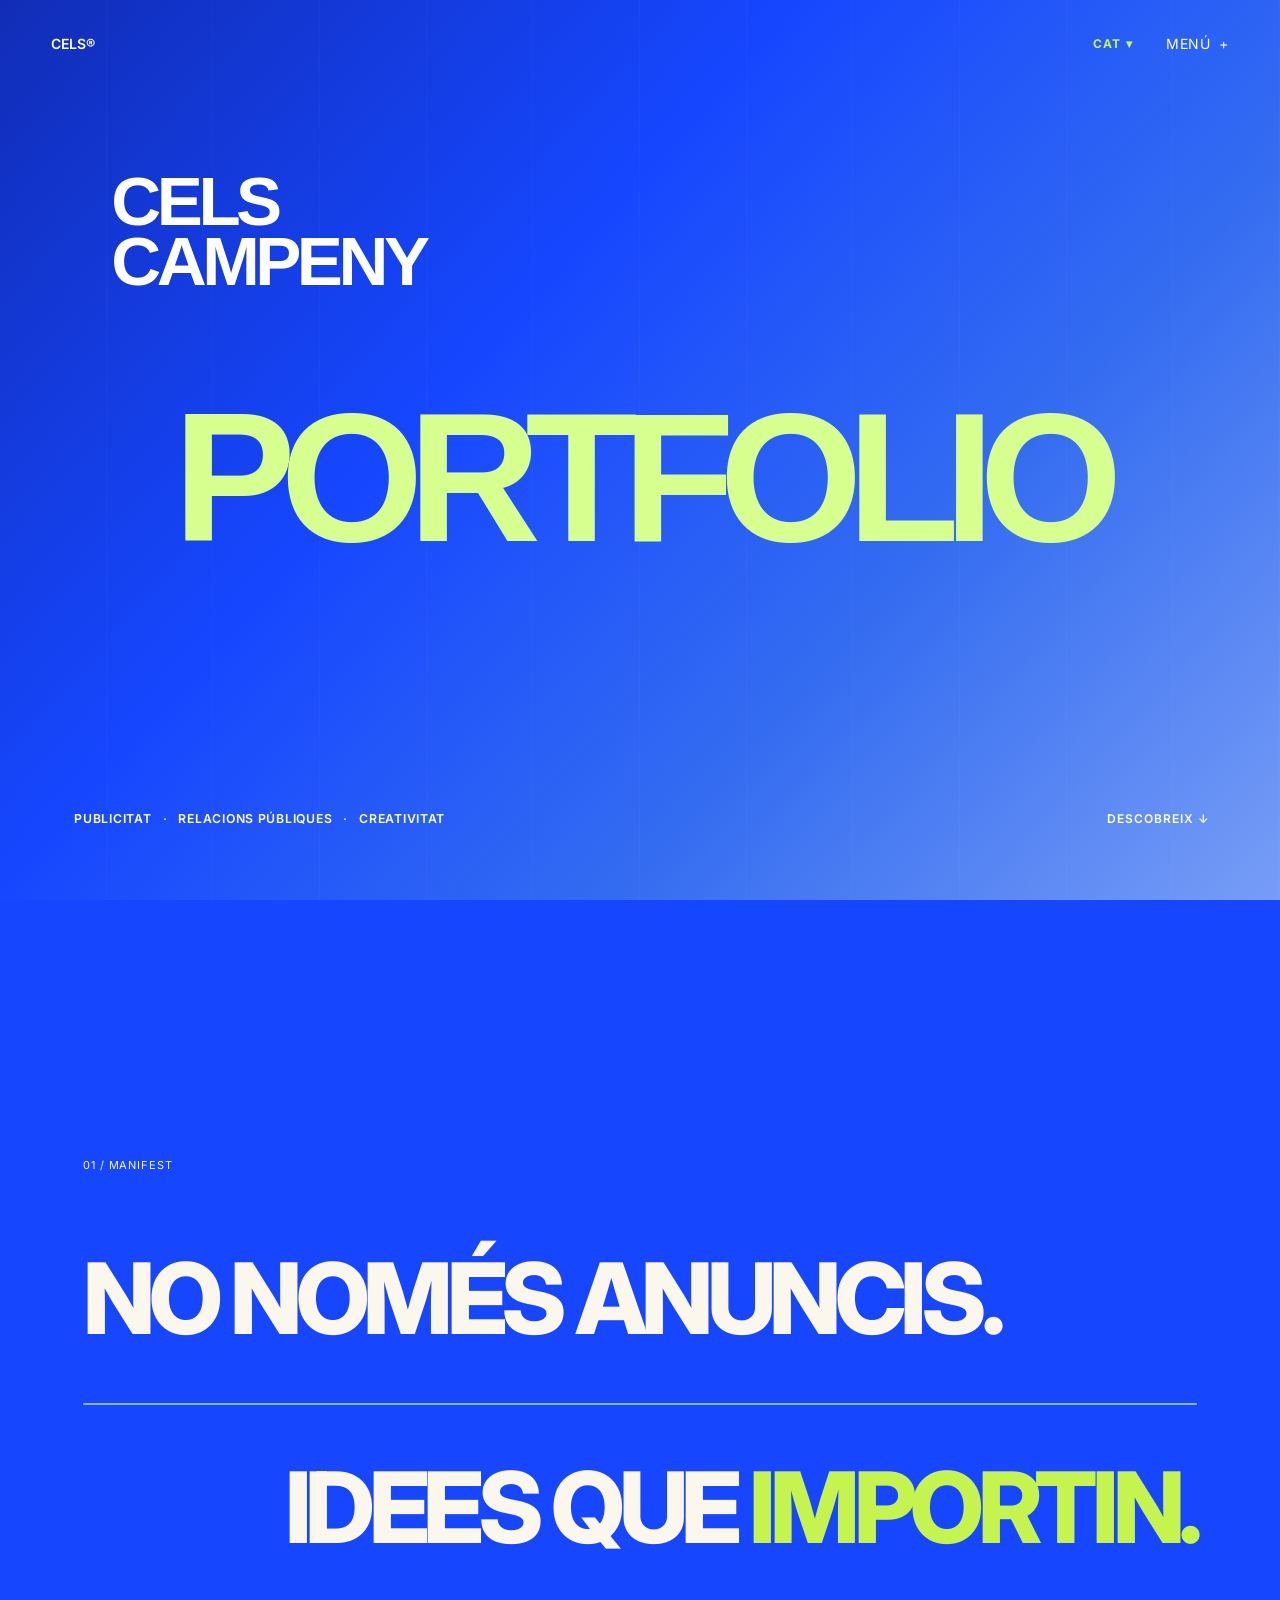
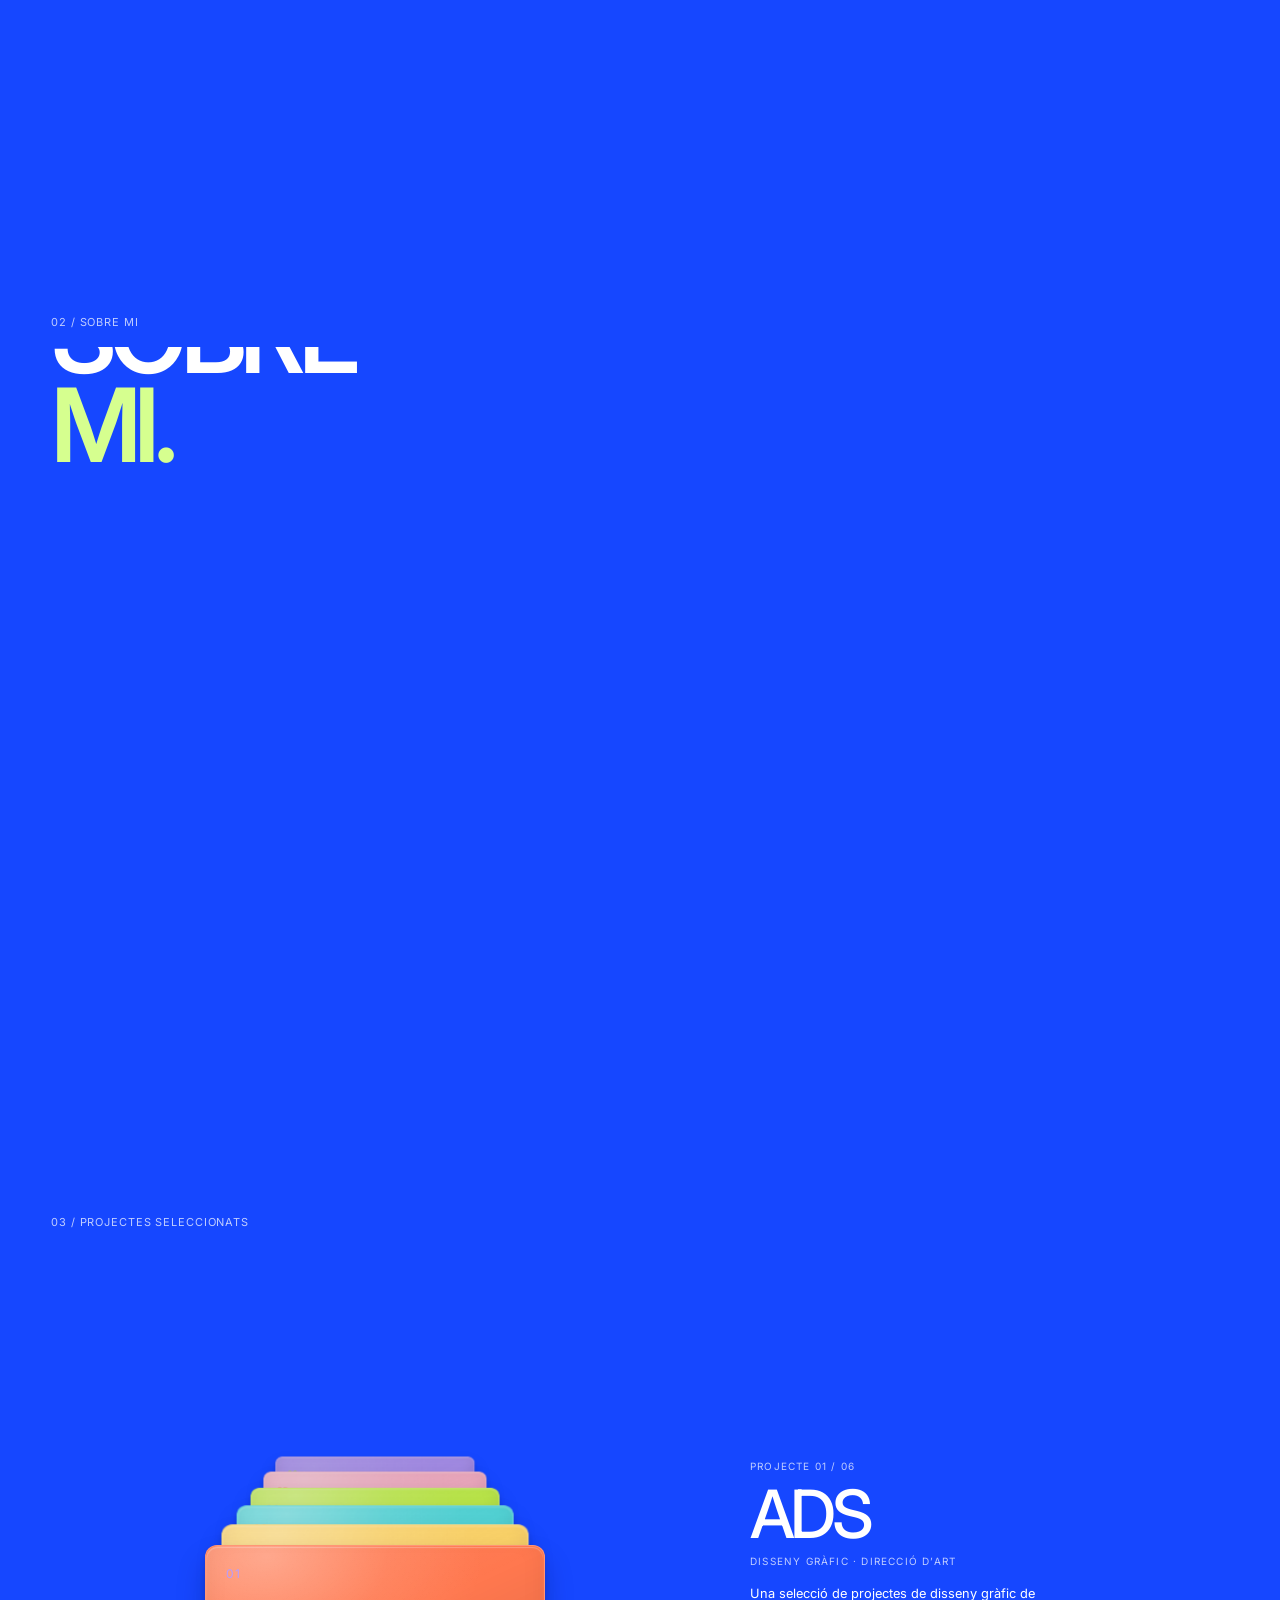
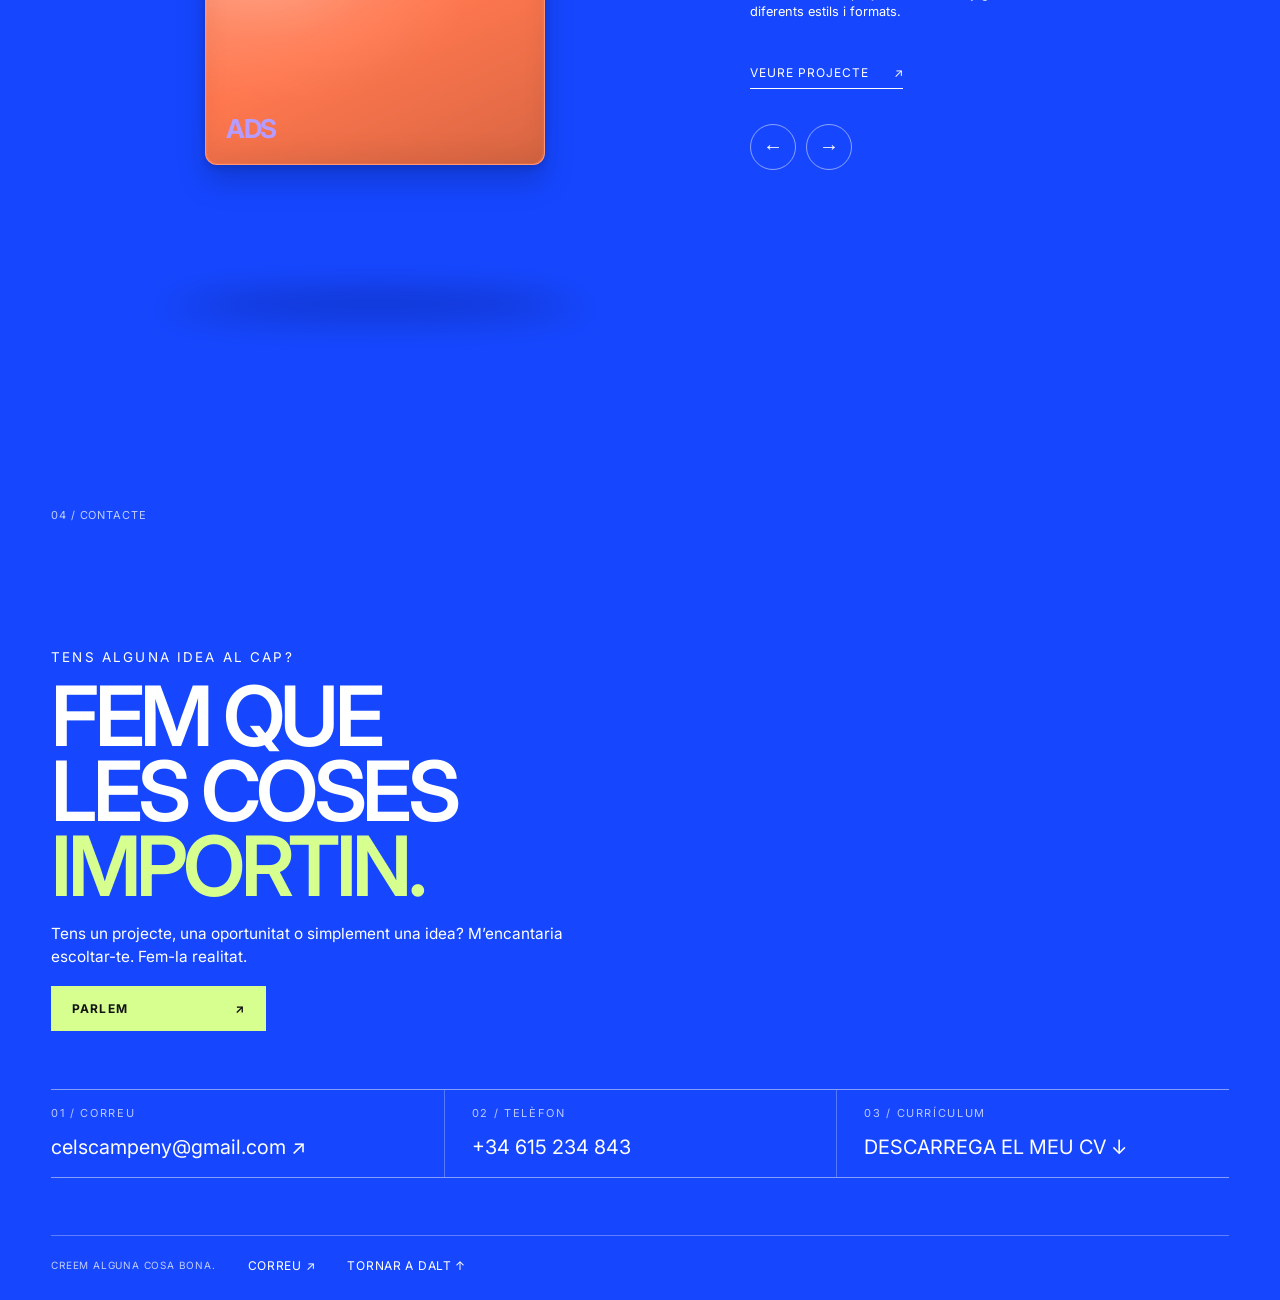
<file: index.html>
<!DOCTYPE html>
<html lang="ca">
<head>
  <meta charset="UTF-8">
  <meta name="viewport" content="width=device-width, initial-scale=1.0">

  <title>CELS CAMPENY — Creative Portfolio</title>
  <meta name="description" content="Cels Campeny — creative portfolio in advertising, public relations and creative direction. Explore selected projects and let's make something matter.">
  <meta name="robots" content="index, follow">
  <link rel="canonical" href="https://celscampeny.github.io/">
  <meta property="og:type" content="website">
  <meta property="og:site_name" content="Cels Campeny">
  <meta property="og:title" content="Cels Campeny — Creative Portfolio">
  <meta property="og:description" content="Advertising, public relations and creative ideas that make people care. Explore the portfolio of Cels Campeny.">
  <meta property="og:url" content="https://celscampeny.github.io/">
  <meta property="og:image" content="https://celscampeny.github.io/assets/about/cels-portrait-3d.png">
  <meta property="og:image:alt" content="3D portrait of Cels Campeny">
  <meta name="twitter:card" content="summary_large_image">
  <meta name="twitter:title" content="Cels Campeny — Creative Portfolio">
  <meta name="twitter:description" content="Advertising, public relations and creative ideas that make people care.">
  <meta name="twitter:image" content="https://celscampeny.github.io/assets/about/cels-portrait-3d.png">
  <link rel="icon" type="image/svg+xml" href="/favicon.svg">


  <link rel="stylesheet" href="style.css">
<link rel="stylesheet" href="language.css">
</head>

<body class="home-page">
  <div class="ambient-background" aria-hidden="true"></div>

  <header class="nav">
    <a href="#" class="logo">CELS®</a>
    <div class="menu-dropdown" id="menuDropdown">
      <button class="menu" type="button" aria-expanded="false" aria-controls="menuLinks" aria-haspopup="true">MENU <span class="menu-symbol" aria-hidden="true">+</span></button>
      <nav class="menu-links" id="menuLinks" aria-label="Seccions del portfolio">
        <a href="#top">HOME <span>↗</span></a>
        <a href="#manifest">MANIFEST <span>↗</span></a>
        <a href="#about">ABOUT <span>↗</span></a>
        <a href="#work">WORK <span>↗</span></a>
        <a href="#contact">CONTACT <span>↗</span></a>
      </nav>
    </div>
  </header>

  <main>

    <section class="hero hero-portfolio-cover" id="top">
      <div class="hero-columns" aria-hidden="true"></div>
      <p class="hero-bg-word" aria-hidden="true">PORTFOLIO</p>

      <div class="hero-content">
        <h1 class="hero-front-name">
          <span>CELS</span>
          <span>CAMPENY</span>
        </h1>

        <div class="roles">
          <span>ADVERTISING</span>
          <span>PUBLIC RELATIONS</span>
          <span>CREATIVE</span>
        </div>
      </div>

      <a href="#manifest" class="scroll">
        SCROLL ↓
      </a>

    </section>


    <section class="manifest" id="manifest" aria-labelledby="manifest-statement">
      <p class="label">01 / MANIFEST</p>
      
      <h2 id="manifest-statement">NOT JUST ADS.</h2>
      <div class="manifest-divider" aria-hidden="true"><i></i></div>
      <h3><span>IDEAS THAT</span> <em>MATTER.</em></h3>
      
    </section>



<section class="about-section about-me-section" id="about">
  <p class="label">02 / ABOUT</p>
  <div class="about-me-layout">
    <div class="about-me-content">
      <h2 class="about-me-title about-reveal-title">ABOUT<br><span>ME.</span></h2>
      <div class="about-me-introduction about-reveal-text" id="aboutIntroduction">
        <button class="about-me-toggle" type="button" id="aboutToggle" aria-expanded="false" aria-controls="aboutFullText">
          <span>ALLOW ME TO INTRODUCE MYSELF</span>
          <span class="about-toggle-arrow" aria-hidden="true">↗</span>
        </button>
        <div class="about-reading-viewport" id="aboutReadingViewport" tabindex="0" aria-label="About me text; scroll here to read the full story">
        <p class="about-me-placeholder">Welcome! I'm Cels, and if you've made it this far, it means <strong class="about-lime">something in this portfolio caught your attention</strong>. Thanks for keeping on scrolling! ;)</p>
        <div class="about-full-text" id="aboutFullText" aria-hidden="true"><div class="about-full-text-inner">
          <p>I'm currently in my final year of Advertising and Public Relations at the University of Girona (UdG), where I've been making the most of every academic and hands-on opportunity to develop my <strong class="about-lime">creativity and critical thinking</strong>. Along the way, I've learned to look at audiences, campaigns and creative projects from different perspectives.</p>
          <p>Before starting university, I completed a Higher Vocational Diploma in Audiovisual Production and Live Events at CIFOG. That's where I discovered a whole range of <strong class="about-lime">graphic and audiovisual tools</strong> that have since become an essential part of how I approach creative projects.</p>
          <p>I'd describe myself as a <strong class="about-lime">curious, creative and highly organised</strong> person. And I guess my schedule proves it! Besides studying, I juggle quite a few other things throughout the week, from <strong class="about-lime">coaching and choreographing artistic roller skating</strong> to managing the front-of-house team at large weddings.</p>
          <p>But hey, I won't bore you with my entire life story… You can find more about all that in my CV on the last page, in case you feel like taking a look. Hehe.</p>
          <p><strong class="about-lime">Languages and travelling</strong> also have a special place in my heart. I know, I know… sounds like a cliché. But I genuinely believe that being open to the world and exploring different cultures is essential in the creative industry.</p>
          <p>In fact, last year I spent <strong class="about-lime">six months on an academic exchange in Rio de Janeiro</strong>. And yes, the beaches were amazing, but the real highlight was improving my Portuguese and learning to develop campaigns and creative projects for international audiences. That experience gave me new ways of understanding people, communication and the world around me.</p>
          <p>I'm especially interested in exploring <strong class="about-lime">how brands build their identities, tell meaningful stories</strong> and create something that leaves a lasting impression.</p>
          <p>Anyway, I'll let you get back to exploring! I hope you enjoy discovering some of my work — and hopefully, there will be plenty more (and even better projects) to come.</p>
          <p>I'm still learning, growing and figuring things out. And if there's one thing I'm sure of, it's that I hope to <strong class="about-lime">keep doing exactly that for the rest of my life</strong>.</p>
        </div></div>
        </div>
      </div>
    </div>
    <div class="about-me-portrait about-reveal-portrait" aria-label="3D portrait of Cels Campeny">
      <div class="about-me-portrait-glow" aria-hidden="true"></div>
      <img class="about-me-portrait-image" src="assets/about/cels-portrait-3d.png" alt="3D portrait of Cels Campeny" loading="eager" decoding="async">
      <p>3D PORTRAIT <span>↗</span></p>
    </div>
  </div>
</section>


<section class="work" id="work">
  <p class="label">03 / SELECTED WORK</p>

  <div class="gallery3d" id="gallery3d">

    <div class="gallery-stage">
      <div class="gallery-shadow"></div>

      <div class="project-stack" id="projectStack"></div>
    </div>

    <div class="gallery-info">
      <p class="gallery-index">PROJECT <span id="projectIndex">01</span> / <span id="projectTotal">06</span></p>
      <h2 id="projectTitle">ADS</h2>
      <p class="gallery-category" id="projectCategory">
        GRAPHIC DESIGN · ART DIRECTION
      </p>
      <p class="gallery-description" id="projectDescription">
        A selection of diverse graphic design projects.
      </p>

      <a id="viewProject" class="view-project" href="project.html?id=adds">VIEW PROJECT <span aria-hidden="true">↗</span></a>

      <div class="gallery-controls">
        <button id="prevProject" aria-label="Projecte anterior">←</button>
        <button id="nextProject" aria-label="Projecte següent">→</button>
      </div>
    </div>


  </div>
</section>


<section class="contact-section" id="contact">
  <p class="label">04 / CONTACT</p>
  <div class="contact-intro">
    <p class="contact-eyebrow">GOT SOMETHING IN MIND?</p>
    <h2>LET'S MAKE<br>SOMETHING<br><em>MATTER.</em></h2>
    <p class="contact-description">Have a project, an opportunity, or just an idea? I'd love to hear from you. Let's make it happen.</p>
    <a class="contact-primary-cta" href="mailto:celscampeny@gmail.com?subject=Let's%20work%20together">LET'S TALK <span aria-hidden="true">↗</span></a>
  </div>
  <div class="contact-details" aria-label="Contact details">
    <div class="contact-detail">
      <span class="contact-detail-label">01 / EMAIL</span>
      <a href="mailto:celscampeny@gmail.com">celscampeny@gmail.com <span aria-hidden="true">↗</span></a>
    </div>
    <div class="contact-detail">
      <span class="contact-detail-label">02 / PHONE</span>
      <a href="tel:+34615234843">+34 615 234 843</a>
    </div>
    <div class="contact-detail contact-detail-cv">
      <span class="contact-detail-label">03 / CURRICULUM</span>
      <a href="assets/Cels_CV.pdf" download="Cels_CV.pdf">DOWNLOAD MY CV <span aria-hidden="true">↓</span></a>
    </div>
  </div>
  <div class="contact-footer">
    <span>LET'S CREATE SOMETHING GOOD.</span>
    <a href="mailto:celscampeny@gmail.com">EMAIL ↗</a>
    <a href="#top">BACK TO TOP ↑</a>
  </div>
</section>
  </main>

  <script src="projects-data.js"></script>
  <script src="script.js"></script>
  <script src="work-motion.js"></script>
  <script src="section-motion.js"></script>

  <script src="languages.js" defer></script>
</body>
</html>
</file>
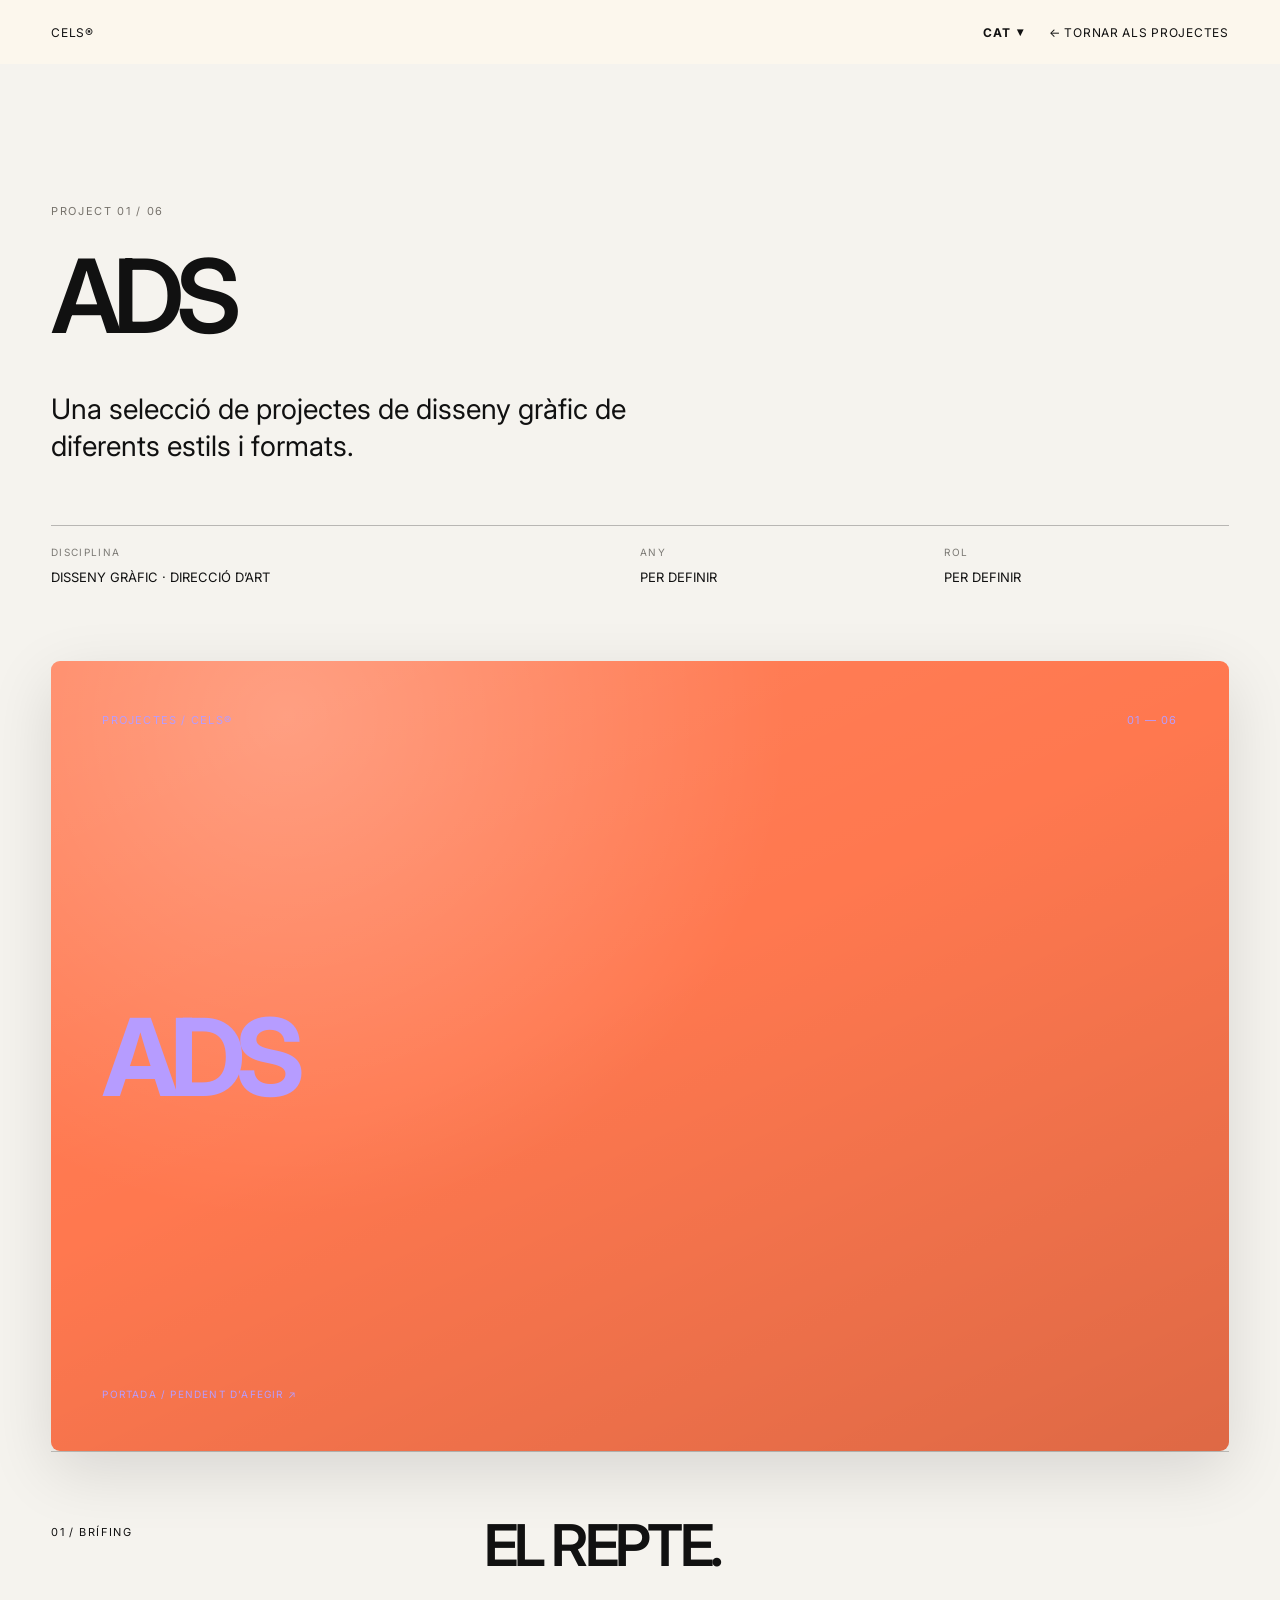
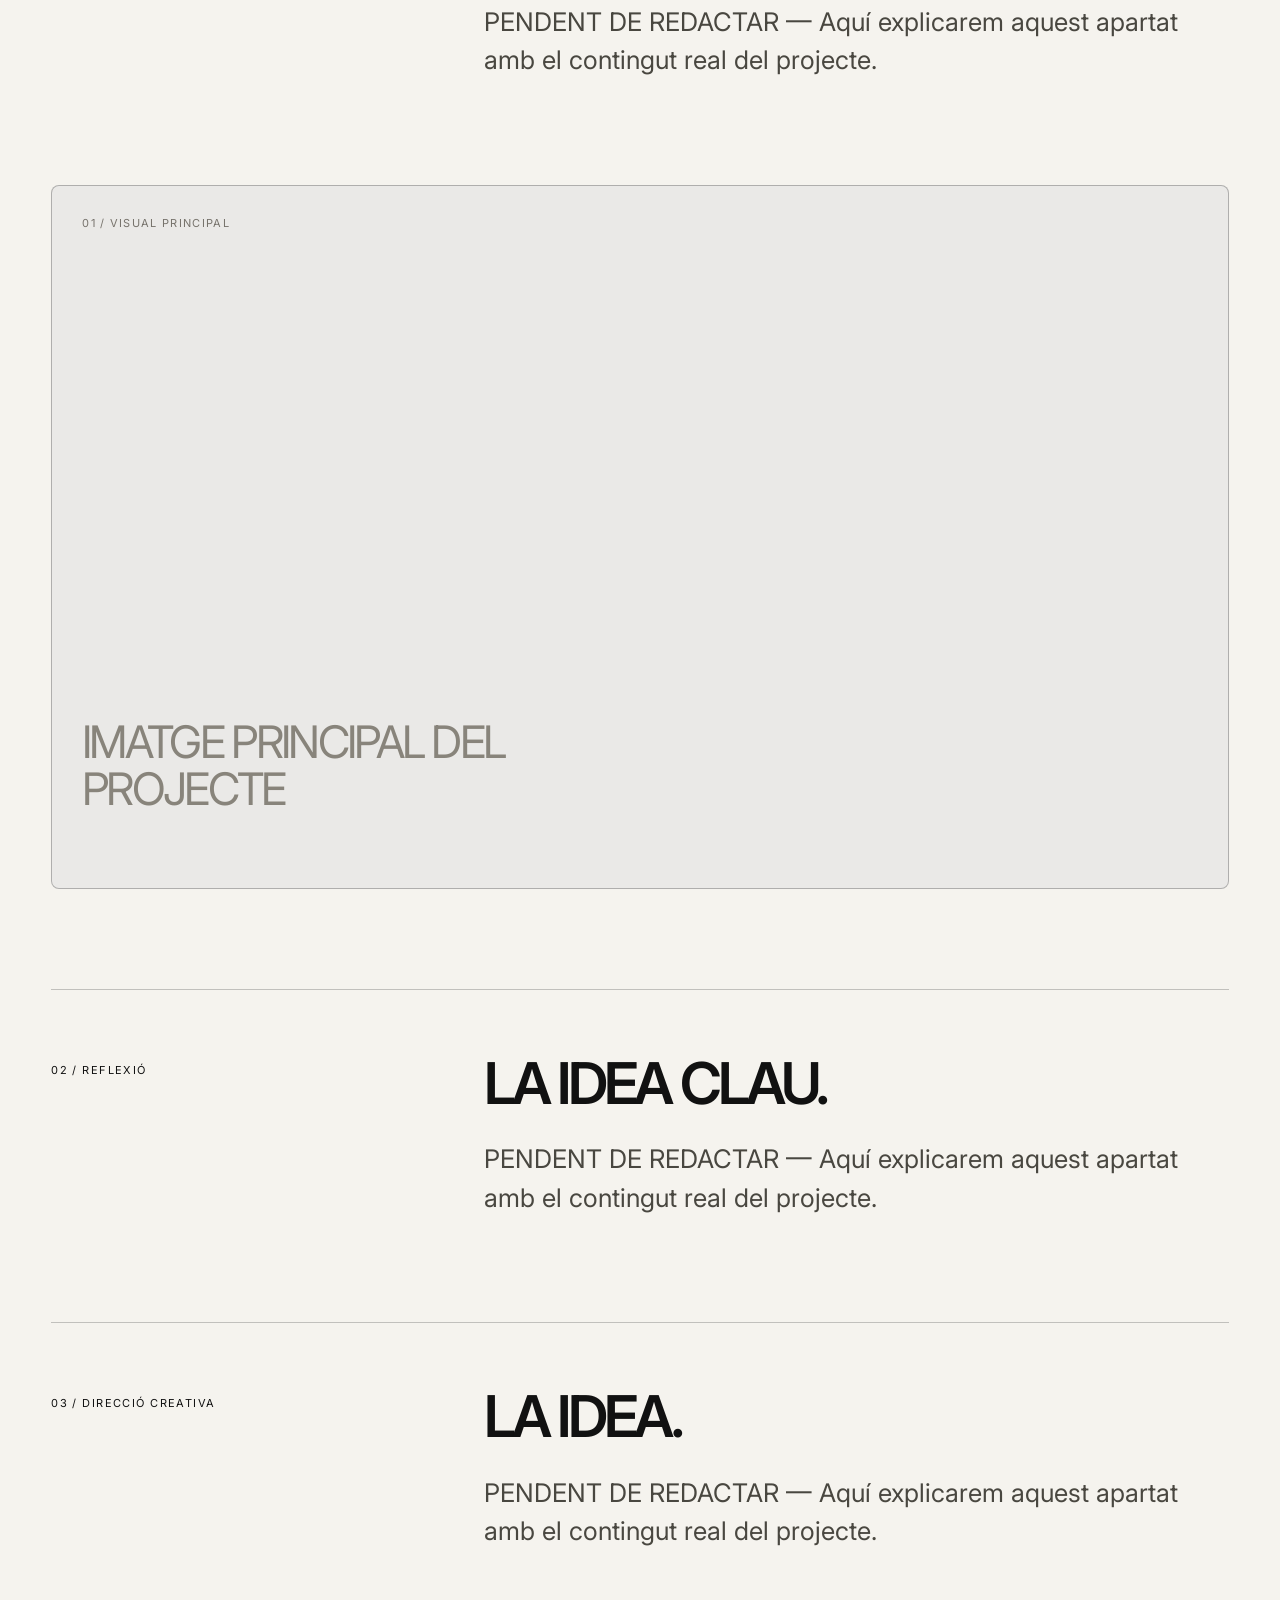
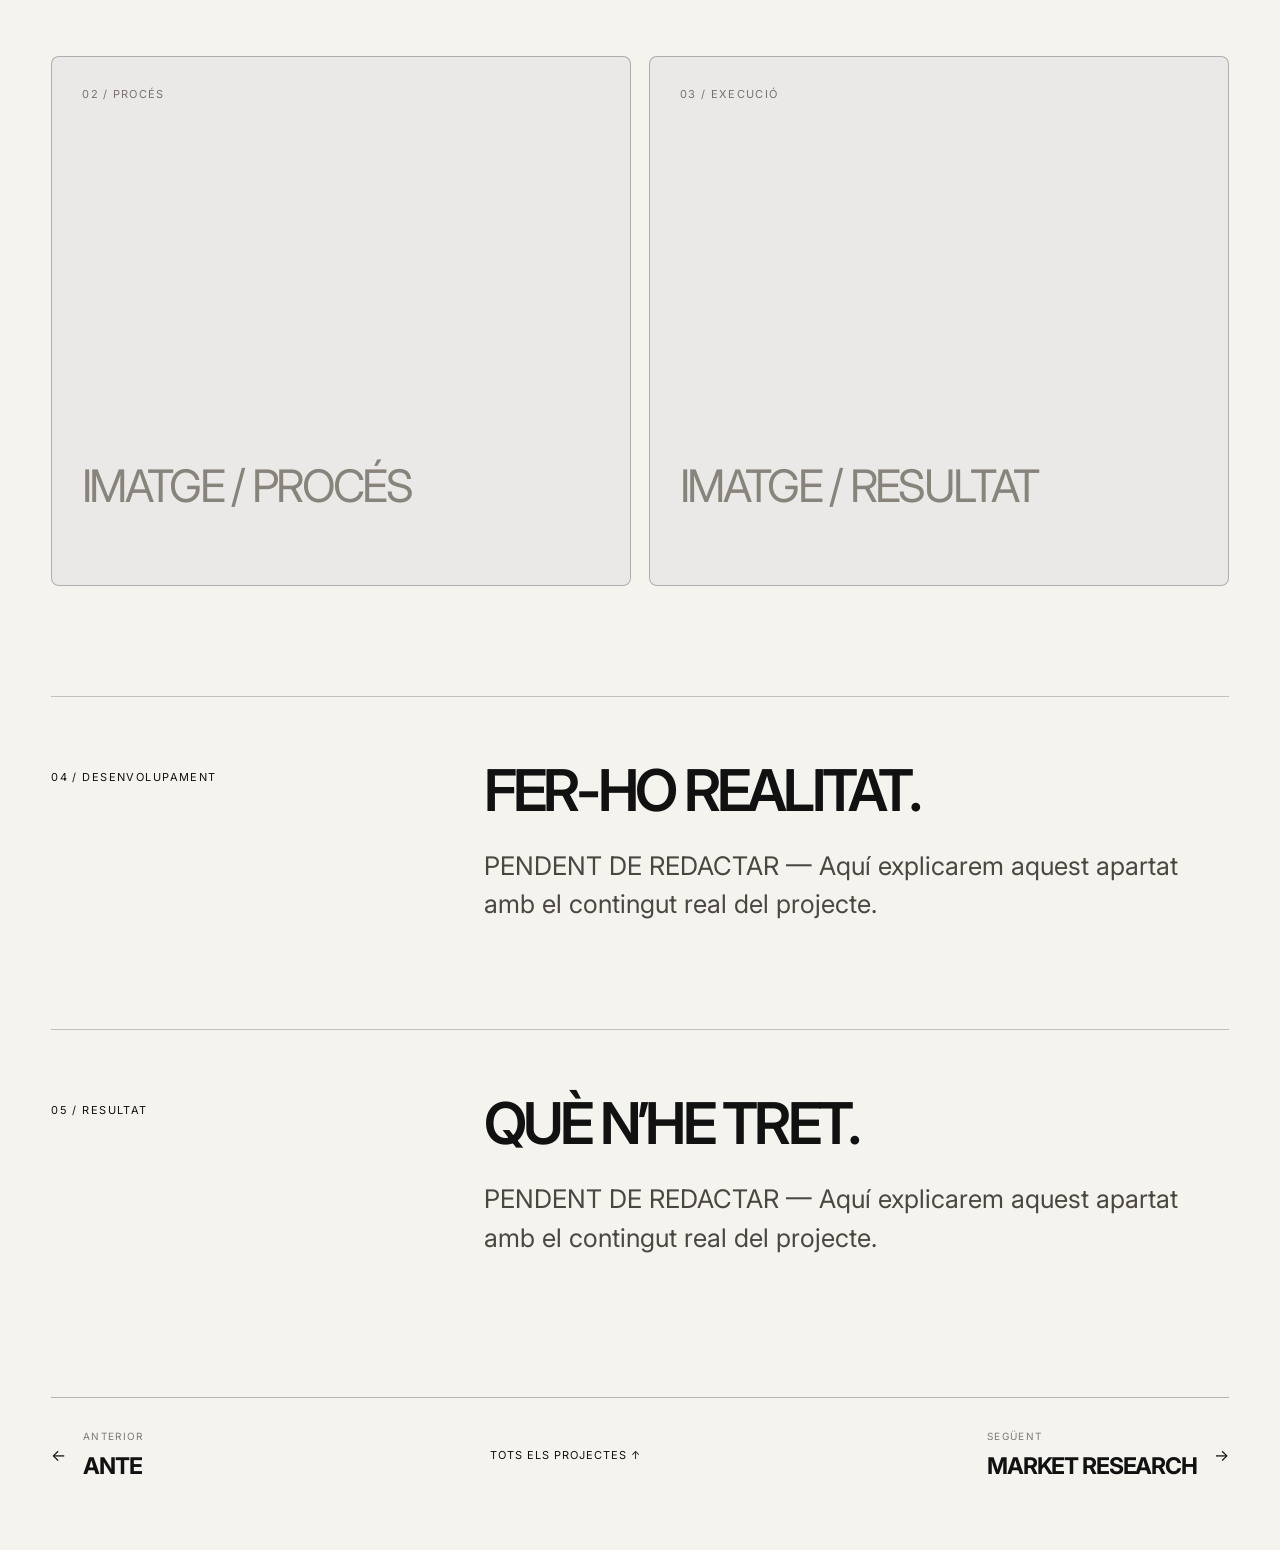
<file: project.html>
<!DOCTYPE html>
<html lang="ca">
<head><meta charset="UTF-8"><meta name="viewport" content="width=device-width, initial-scale=1.0"><title>Selected Work — Cels Campeny</title><meta name="description" content="Explore a selected creative project by Cels Campeny — advertising, visual storytelling and creative direction."><meta property="og:type" content="website"><meta property="og:site_name" content="Cels Campeny"><meta property="og:title" content="Selected Work — Cels Campeny"><meta property="og:description" content="Explore a selected project from the creative portfolio of Cels Campeny."><meta property="og:image" content="https://celscampeny.github.io/assets/about/cels-portrait-3d.png"><meta name="twitter:card" content="summary_large_image"><link rel="icon" type="image/svg+xml" href="/favicon.svg"><link rel="stylesheet" href="style.css"><link rel="stylesheet" href="language.css">
</head>
<body class="project-body">
<header class="project-nav"><a href="index.html#top">CELS®</a><a href="index.html#work">← BACK TO WORK</a></header>
<main class="case-study">
 <div class="case-intro"><p id="detailNumber" class="case-eyebrow">PROJECT 01 / 06</p><h1 id="detailTitle">PROJECT</h1><p id="detailSummary" class="case-summary"></p><div class="case-meta"><div><small>DISCIPLINE</small><span id="detailCategory"></span></div><div><small>YEAR</small><span id="detailYear">PER DEFINIR</span></div><div><small>ROLE</small><span id="detailRole">PER DEFINIR</span></div></div></div>
 <div id="detailCover" class="case-cover"><div class="case-cover-top"><span>SELECTED WORK / CELS®</span><span id="detailCoverNumber">01 — 07</span></div><strong id="detailCoverTitle">PROJECT</strong><span class="case-cover-bottom">COVER IMAGE / TO BE ADDED ↗</span></div>
 <section class="case-section"><span>01 / BRIEF</span><div><h2>THE CHALLENGE.</h2><p id="detailChallenge"></p></div></section>
 <div class="case-media case-media-wide" id="visualOne"><span>01 / KEY VISUAL</span><p>IMATGE PRINCIPAL DEL PROJECTE</p></div>
 <section class="case-section"><span>02 / THINKING</span><div><h2>THE INSIGHT.</h2><p id="detailInsight"></p></div></section>
 <section class="case-section"><span>03 / CREATIVE DIRECTION</span><div><h2>THE IDEA.</h2><p id="detailIdea"></p></div></section>
 <div class="case-media-grid"><div class="case-media" id="visualTwo"><span>02 / PROCESS</span><p>IMATGE / PROCÉS</p></div><div class="case-media" id="visualThree"><span>03 / EXECUTION</span><p>IMATGE / RESULTAT</p></div></div>
 <section class="case-section"><span>04 / DEVELOPMENT</span><div><h2>MAKING IT HAPPEN.</h2><p id="detailExecution"></p></div></section>
 <section class="case-section case-last"><span>05 / OUTCOME</span><div><h2>WHAT CAME OUT OF IT.</h2><p id="detailOutcome"></p></div></section>
 <nav class="case-navigation" aria-label="Navegació entre projectes"><a id="previousDetail" href="index.html#work">← <span><small>PREVIOUS</small><strong id="previousName">PROJECT</strong></span></a><a class="case-all" href="index.html#work">ALL WORK ↑</a><a id="nextDetail" href="index.html#work"><span><small>NEXT</small><strong id="nextName">PROJECT</strong></span> →</a></nav>
</main><script src="projects-data.js"></script><script src="project.js"></script><script src="plis-plas-case.js"></script><script src="velabrava-case.js"></script><script src="ante-case.js"></script><script src="odara-case.js"></script><script src="adds-case.js"></script><script src="market-case.js"></script><script src="unified-heroes.js"></script>  <script src="languages.js" defer></script>
</body></html>
</file>
<file: style.css>
@import url('https://fonts.googleapis.com/css2?family=Inter:wght@400;500;600;700&display=swap');

:root {
  --bg: #f5f3ee;
  --black: #111111;
  --grey: #77736c;
  --line: rgba(17, 17, 17, 0.18);
  --padding: clamp(24px, 4vw, 64px);
}

* {
  box-sizing: border-box;
}

html {
  scroll-behavior: smooth;
}

body {
  margin: 0;
  background: var(--bg);
  color: var(--black);
  font-family: 'Inter', Arial, sans-serif;
}

/* NAVIGATION */

.nav {
  position: fixed;
  top: 0;
  left: 0;
  width: 100%;
  padding: 26px var(--padding);

  display: flex;
  justify-content: space-between;
  align-items: center;

  z-index: 100;
}

.logo {
  color: inherit;
  text-decoration: none;
  font-size: 14px;
  font-weight: 600;
}

.menu {
  border: none;
  background: none;
  font-family: inherit;
  font-size: 14px;
  cursor: pointer;
}

/* HERO */

.hero {
  min-height: 100vh;

  padding: 120px var(--padding) 35px;

  display: flex;
  flex-direction: column;
  justify-content: space-between;
}

.hero-content {
  margin-top: 8vh;
}

.hero h1 {
  margin: 0;

  font-size: clamp(72px, 15vw, 220px);
  line-height: 0.82;

  letter-spacing: -0.075em;
  font-weight: 600;
}

.roles {
  margin-top: 38px;

  display: flex;
  flex-wrap: wrap;
  gap: 8px 28px;

  font-size: 13px;
}

.scroll {
  color: inherit;
  text-decoration: none;

  font-size: 11px;
  letter-spacing: 0.08em;
}

/* GENERAL SECTIONS */

.manifest,
.work {
  padding: 18vh var(--padding);
}

.label {
  margin: 0 0 70px;

  color: var(--grey);

  font-size: 11px;
  letter-spacing: 0.08em;
}

/* MANIFEST */

.manifest h2 {
  margin: 0;

  max-width: 1100px;

  font-size: clamp(54px, 10vw, 150px);
  line-height: 0.88;

  letter-spacing: -0.07em;
  font-weight: 500;
}

.manifest h3 {
  margin: 13vh 0 0 auto;

  max-width: 700px;

  font-size: clamp(38px, 6vw, 90px);
  line-height: 0.95;

  letter-spacing: -0.055em;
  font-weight: 500;
}

/* PROJECTS */

.project {
  min-height: 210px;

  border-bottom: 1px solid var(--line);

  display: grid;
  grid-template-columns: 80px 1fr auto;

  align-items: center;
  gap: 30px;

  transition: padding 0.35s ease;
}

.project:hover {
  padding: 0 18px;
}

.project > span {
  color: var(--grey);
  font-size: 12px;
}

.project h2 {
  margin: 0 0 12px;

  font-size: clamp(35px, 6vw, 82px);
  line-height: 0.9;

  letter-spacing: -0.06em;
  font-weight: 500;
}

.project p {
  margin: 0;

  color: var(--grey);

  font-size: 11px;
  letter-spacing: 0.08em;
}

.project strong {
  font-size: 32px;
  font-weight: 400;
}


/* MOBILE / GLOBAL */
@media (max-width:700px){
 .hero{padding-top:100px}
 .roles{flex-direction:column;gap:5px}
 .project{min-height:150px;grid-template-columns:40px 1fr auto;gap:12px}
 .project:hover{padding:0}
 .project h2{font-size:39px}
}
/* COMPACT DROPDOWN — floats over the fixed blue background */
.menu-dropdown { position: relative; color: #fff; }
.menu-dropdown .menu { display: inline-flex; gap: 8px; align-items: center; color: inherit; padding: 9px 0 9px 15px; letter-spacing: .055em; }
.menu-symbol { display: inline-block; transition: transform .25s ease; }
.menu-dropdown.is-open .menu-symbol, .menu-dropdown:focus-within .menu-symbol { transform: rotate(45deg); }
.menu-links {
  position: absolute; top: calc(100% + 6px); right: 0;
  width: min(275px, calc(100vw - 48px));
  padding: 12px; display: flex; flex-direction: column;
  border: 1px solid rgba(255,255,255,.35); border-radius: 12px;
  background: rgba(16, 42, 171, .88); color: #fff;
  box-shadow: 0 18px 48px rgba(0,18,96,.24);
  -webkit-backdrop-filter: blur(20px); backdrop-filter: blur(20px);
  opacity: 0; visibility: hidden; pointer-events: none;
  transform: translateY(-7px) scale(.98); transform-origin: top right;
  transition: opacity .22s ease, transform .22s cubic-bezier(.2,.7,.2,1), visibility .22s;
}
.menu-dropdown::after { content: ''; position: absolute; top: 100%; right: 0; width: 100%; height: 8px; }
.menu-dropdown.is-open .menu-links, .menu-dropdown:focus-within .menu-links {
  opacity: 1; visibility: visible; pointer-events: auto; transform: translateY(0) scale(1);
}
.menu-links a { display: flex; align-items: center; justify-content: space-between; gap: 16px; padding: 14px 13px; border-radius: 6px; font-size: 13px; font-weight: 600; letter-spacing: .04em; color: inherit; text-decoration: none; transition: background .2s, padding-left .2s; }
.menu-links a span { opacity: .7; font-weight: 400; }
.menu-links a:hover, .menu-links a:focus-visible { background: rgba(255,255,255,.17); padding-left: 19px; outline-offset: 2px; }
@media (prefers-reduced-motion: reduce) { .menu-links, .menu-symbol, .menu-links a { transition: none; } }
/* BLUE INTERACTIVE BACKGROUND */
.hero{position:relative;background:#1647ff;color:#fff;overflow:hidden}
.interactive-grid{position:absolute;inset:0;display:grid;grid-template-columns:repeat(28,1fr);grid-template-rows:repeat(18,1fr);pointer-events:none;background:#1647ff;z-index:0}
.grid-cell{border-right:1px solid rgba(255,255,255,.15);border-bottom:1px solid rgba(255,255,255,.15);background:rgba(255,255,255,var(--white,0));transition:background .45s ease}
.hero-content,.hero .scroll{position:relative;z-index:2}
.hero .scroll{color:white}
.nav{z-index:100;color:white}
.logo,.menu{color:inherit}
/* PROJECT GALLERY */
.work{position:relative;overflow:hidden;background:#f5f3ee}
.gallery3d{display:grid;grid-template-columns:1.15fr .85fr;align-items:center;column-gap:5vw;row-gap:35px;max-width:1250px;margin:0 auto}
.gallery-stage{position:relative;min-height:500px;display:grid;place-items:center;perspective:1100px;overflow:visible}
.gallery-shadow{position:absolute;bottom:40px;left:20%;width:60%;height:40px;border-radius:50%;background:rgba(0,0,0,.20);filter:blur(25px);transform:rotateX(65deg);pointer-events:none}
.project-stack{position:relative;width:min(77%,360px);height:330px;transform:rotateX(8deg) rotateY(-4deg);transform-style:preserve-3d;isolation:isolate}
/* Each slot's own 36px strip is the interactive target. The actual card does not intercept another strip. */

.stack-slot {
  position: absolute;
  left: 0;
  top: calc(var(--position) * 36px);
  width: 100%;
  height: 36px;

  z-index: var(--order);
  cursor: pointer;
  outline-offset: 5px;
  transform-style: preserve-3d;

  /* Moviment suau de les targetes de sota */
  transition: top 1.1s cubic-bezier(.76, 0, .24, 1);
}

.stack-slot.is-last{height:220px}
.stack-card{position:absolute;inset:0 auto auto 0;width:100%;height:220px;padding:20px;border:1px solid rgba(255,255,255,.22);border-radius:12px;color:white;display:flex;flex-direction:column;justify-content:space-between;pointer-events:none;transform-origin:top left;backface-visibility:hidden;box-shadow:0 8px 18px rgba(0,0,0,.18);transition:transform .3s cubic-bezier(.2,.7,.2,1),box-shadow .3s ease;will-change:transform}
.stack-card-number{font-size:12px;letter-spacing:.08em}
.stack-card-name{font-size:clamp(18px,2.5vw,26px);letter-spacing:-.05em}
.stack-slot.is-hovered:not(.is-moving) .stack-card,.stack-slot:focus-visible:not(.is-moving) .stack-card{transform:translateY(-14px);box-shadow:0 18px 30px rgba(0,0,0,.22)}
.stack-slot.is-moving{z-index:100 !important}
.stack-slot.is-moving .stack-card{box-shadow:0 28px 50px rgba(0,0,0,.3)}
.gallery-info{align-self:center;padding:20px 0;opacity:1;transition:opacity .2s ease-in-out}
.gallery-info.is-changing{opacity:0}
.gallery-index,.gallery-category{font-size:10px;letter-spacing:.12em;color:#77736c}
.gallery-info h2{margin:25px 0 15px;font-size:clamp(38px,6vw,76px);line-height:.9;letter-spacing:-.07em;font-weight:500}
.gallery-description{max-width:300px;margin-top:30px;font-size:14px;line-height:1.6}
.gallery-controls{display:flex;gap:10px;margin-top:35px}
.gallery-controls button{width:46px;height:46px;border:1px solid rgba(17,17,17,.25);border-radius:50%;background:transparent;font-size:20px;cursor:pointer;transition:background .2s,color .2s}
.gallery-controls button:hover{background:#111;color:#fff}
.gallery-thumbnails{display:none !important}
@media(max-width:700px){
 .gallery3d{grid-template-columns:1fr;row-gap:12px}
 .gallery-stage{min-height:375px}
 .project-stack{width:75%;height:310px}
 .gallery-info{width:100%;padding-top:0}
 .gallery-info h2{margin-top:15px}
}
@media(prefers-reduced-motion:reduce){html{scroll-behavior:auto}.stack-card,.gallery-info{transition:none}.menu-panel{transition:none}}

/* COMPLETED PORTFOLIO STRUCTURE */
.view-project,.outline-link{display:inline-flex;align-items:center;gap:25px;width:fit-content;text-decoration:none;color:inherit;font-size:12px;letter-spacing:.08em;border-bottom:1px solid currentColor;padding:8px 0;transition:gap .25s ease}
.view-project:hover,.outline-link:hover{gap:35px}
.view-project{margin-top:22px}
.about-section,.contact-section{padding:15vh var(--padding);background:var(--bg)}
.about-layout{display:grid;grid-template-columns:1.15fr .85fr;gap:8vw;max-width:1350px;margin:auto}
.about-layout h2,.contact-section h2{font-size:clamp(64px,11vw,165px);line-height:.86;letter-spacing:-.075em;font-weight:600;margin:0}
.about-lead{font-size:clamp(25px,3vw,44px);line-height:1.15;letter-spacing:-.045em;margin-top:0}
.about-copy>p:not(.about-lead):not(.helper-note){font-size:17px;line-height:1.55;max-width:490px}
.about-details{margin:45px 0}
.about-details>div{border-top:1px solid var(--line);padding:16px 0;display:grid;grid-template-columns:110px 1fr;gap:12px}
.about-details span,.contact-footer span{font-size:10px;color:var(--grey);letter-spacing:.08em}
.about-details p{margin:0;font-size:14px}
.helper-note{font-size:11px!important;color:var(--grey);line-height:1.4}
.contact-section{min-height:75vh;display:flex;flex-direction:column;justify-content:space-between}
.contact-section h2{margin-bottom:65px}
.contact-footer{border-top:1px solid var(--line);padding-top:22px;display:flex;gap:32px;flex-wrap:wrap;align-items:center}
.contact-footer a{color:inherit;text-decoration:none;font-size:12px;letter-spacing:.06em}
.contact-footer a:hover{text-decoration:underline}
/* PROJECT DETAIL */
.project-body{background:var(--bg)}
.project-nav{position:relative;z-index:2;display:flex;justify-content:space-between;padding:24px var(--padding);font-size:12px;letter-spacing:.06em}
.project-nav a{text-decoration:none;color:inherit}
.project-page{padding:7vh var(--padding) 12vh}
.project-kicker{font-size:11px;letter-spacing:.09em;color:var(--grey)}
.project-heading{font-size:clamp(64px,12vw,170px);font-weight:600;letter-spacing:-.075em;line-height:.88;margin:35px 0 45px;overflow-wrap:anywhere}
.project-meta{display:flex;gap:30px;flex-wrap:wrap;font-size:11px;letter-spacing:.06em;margin-bottom:45px}
.project-cover{min-height:clamp(270px,50vw,650px);background:#1647ff;border-radius:4px;display:flex;align-items:end;padding:clamp(25px,5vw,65px);color:white;font-size:clamp(20px,4vw,60px);font-weight:600;letter-spacing:-.06em}
.project-article{max-width:1050px;margin:100px auto;display:grid;grid-template-columns:1fr 2fr;gap:40px}
.project-article h2{font-size:12px;letter-spacing:.08em;font-weight:500;margin:5px 0}
.project-article p{font-size:clamp(19px,2.3vw,30px);line-height:1.35;margin:0}
.project-image-placeholder{min-height:350px;display:grid;place-items:center;border:1px dashed #aaa;color:#777;margin:35px auto;max-width:1100px;text-align:center;padding:30px}
.project-bottom{display:flex;justify-content:space-between;gap:20px;border-top:1px solid var(--line);padding-top:25px;flex-wrap:wrap}
.project-bottom a{color:inherit;text-decoration:none;font-size:13px}
.project-bottom a:hover{text-decoration:underline}
@media(max-width:700px){.about-layout,.project-article{grid-template-columns:1fr}.about-section,.contact-section{padding-top:13vh;padding-bottom:13vh}.contact-footer{gap:18px}.project-page{padding-top:5vh}.project-article{margin:65px auto;gap:15px}.project-image-placeholder{min-height:210px}}


/* ====================================================
   HOME — ONE FIXED GRADIENT BEHIND ALL SCROLLING CONTENT
   ==================================================== */
.home-page { background: #1647ff; color: #fff; }
.home-page .ambient-background {
  position: fixed;
  inset: 0;
  z-index: 0;
  pointer-events: none;
  overflow: hidden;
  background: linear-gradient(132deg, #112db7 0%, #1647ff 38%, #346cf1 68%, #779df6 100%);
  --cursor-x: 50vw;
  --cursor-y: 50vh;
  --cursor-opacity: 0;
}
.home-page .ambient-background::before {
  content: '';
  position: absolute;
  inset: 0;
  background: radial-gradient(circle 300px at var(--cursor-x) var(--cursor-y),
    rgba(255,255,255,.42) 0%, rgba(255,255,255,.19) 24%,
    rgba(255,255,255,.07) 49%, rgba(255,255,255,0) 100%);
  opacity: var(--cursor-opacity);
}
.home-page main { position: relative; z-index: 1; }
.home-page .hero,
.home-page .work,
.home-page .manifest,
.home-page .about-section,
.home-page .contact-section { background: transparent; color: #fff; }
.home-page .hero { overflow: visible; }
.home-page .nav { color: #fff; }
.home-page .label,
.home-page .gallery-index,
.home-page .gallery-category,
.home-page .about-details span,
.home-page .contact-footer span,
.home-page .helper-note { color: rgba(255,255,255,.73); }
.home-page .gallery-description,
.home-page .about-copy,
.home-page .about-details { color: #fff; }
.home-page .gallery-controls button {
  color: #fff;
  border-color: rgba(255,255,255,.5);
}
.home-page .gallery-controls button:hover { background: #fff; color: #1647ff; }
.home-page .about-details > div,
.home-page .contact-footer { border-color: rgba(255,255,255,.3); }
.home-page .gallery-shadow { background: rgba(0,0,50,.3); }
@media (prefers-reduced-motion: reduce) {
  .home-page .ambient-background::before { display: none; }
}


/* Subtle multidirectional lighting on the folder covers. */
.stack-card{overflow:hidden;isolation:isolate}
.stack-card::before{content:"";position:absolute;inset:0;z-index:-1;pointer-events:none;border-radius:inherit;background:radial-gradient(ellipse 85% 90% at 18% 5%,rgba(255,255,255,.30) 0%,rgba(255,255,255,.08) 42%,transparent 75%),linear-gradient(155deg,rgba(255,255,255,.10) 0%,transparent 43%,rgba(0,0,0,.15) 100%)}
.stack-card::after{content:"";position:absolute;inset:1px;z-index:-1;pointer-events:none;border-radius:11px;box-shadow:inset 0 1px 1px rgba(255,255,255,.26),inset 0 -12px 24px rgba(0,0,0,.06)}


/* 3D WHEEL / DEPTH DECK — overrides legacy strip-stack styles */
.home-page .gallery-stage{min-height:570px;perspective:1250px;overflow:visible}
.home-page .project-stack{
  position:relative;width:min(83%,390px);height:280px;
  transform:none;transform-style:preserve-3d;isolation:auto;
  margin-top:145px;
}
.home-page .stack-slot,
.home-page .stack-slot.is-last{
  position:absolute;inset:0;width:100%;height:230px;
  cursor:pointer;outline-offset:5px;transform-origin:center bottom;
  transform-style:preserve-3d;will-change:transform;
}
.home-page .stack-card{
  position:relative;inset:auto;width:100%;height:230px;
  transform:none;transform-origin:center center;pointer-events:auto;
  transition:box-shadow .25s ease,filter .25s ease;
  box-shadow:0 17px 29px rgba(2,16,71,.23),0 4px 7px rgba(0,0,0,.12);
}
.home-page .stack-slot:hover .stack-card,
.home-page .stack-slot:focus-visible .stack-card{
  transform:none;filter:saturate(1.09);
  box-shadow:0 24px 43px rgba(2,16,71,.35),0 4px 9px rgba(0,0,0,.13)
}
.home-page .stack-slot.is-moving{z-index:auto}
.home-page .gallery-shadow{bottom:56px;left:19%;width:62%;filter:blur(28px)}
@media(max-width:700px){
  .home-page .gallery-stage{min-height:490px}
  .home-page .project-stack{width:min(78%,335px);height:240px;margin-top:140px}
  .home-page .stack-slot,.home-page .stack-slot.is-last,
  .home-page .stack-card{height:205px}
}
@media(prefers-reduced-motion:reduce){.home-page .stack-slot{transition:none!important}}

/* Domino wheel — gentle lift on hover; suppressed while the wheel turns. */
.home-page .project-stack:not(.is-animating) .stack-slot:hover .stack-card,
.home-page .project-stack:not(.is-animating) .stack-slot:focus-visible .stack-card{
  transform:translate3d(0,-13px,16px);
  filter:saturate(1.09);
  box-shadow:0 27px 46px rgba(2,16,71,.36),0 7px 13px rgba(0,0,0,.12);
}
.home-page .project-stack.is-animating .stack-card{transform:none!important}
.home-page .stack-card{
  transition:transform .42s cubic-bezier(.22,1,.36,1), box-shadow .42s ease, filter .3s ease;
  will-change:transform;
}
@media(prefers-reduced-motion:reduce){
  .home-page .stack-card{transition:none!important}
  .home-page .project-stack:not(.is-animating) .stack-slot:hover .stack-card,
  .home-page .project-stack:not(.is-animating) .stack-slot:focus-visible .stack-card{transform:none}
}

/* ABOUT — INTERACTIVE GLOSSY 3D ORB (independent of the project gallery) */
.about-layout-orb{grid-template-columns:minmax(0,1.2fr) minmax(280px,.8fr);align-items:center;gap:clamp(35px,5vw,100px)}
.about-hero{min-width:0;position:relative}
.about-layout-orb .about-hero h2{font-size:clamp(60px,9vw,142px);position:relative;z-index:1;pointer-events:none}
.orb-stage{position:relative;width:min(100%,490px);height:clamp(260px,36vw,445px);margin:clamp(-18px,-2vw,-4px) auto 0;isolation:isolate;cursor:crosshair;touch-action:pan-y}
.orb-stage canvas{display:block;width:100%;height:100%;position:relative;z-index:1}
.orb-fallback{width:min(72%,305px);aspect-ratio:1;position:absolute;top:50%;left:50%;transform:translate(-50%,-50%);border-radius:48% 52% 49% 51%;background:radial-gradient(circle at 29% 22%,#f5ffb4 0%,#daff80 12%,#aeef2d 31%,#6acb24 60%,#217b30 83%,#0a3b29 100%);box-shadow:inset -26px -26px 50px rgba(5,44,17,.30),inset 14px 16px 28px rgba(255,255,255,.35),0 32px 50px rgba(0,10,82,.16);animation:orbFallbackFloat 5s ease-in-out infinite}
.orb-stage.is-rendering .orb-fallback{display:none}
.orb-caption{font-size:10px;letter-spacing:.11em;color:rgba(255,255,255,.7);text-align:center;margin:0}
@keyframes orbFallbackFloat{0%,100%{transform:translate(-50%,-49%) scale(1)}50%{transform:translate(-50%,-52%) scale(1.025)}}
@media(max-width:800px){.about-layout-orb{grid-template-columns:1fr}.about-layout-orb .about-hero h2{font-size:clamp(60px,13vw,115px)}.orb-stage{height:350px;margin:-16px auto 15px}.about-layout-orb .about-copy{max-width:640px}}
@media(prefers-reduced-motion:reduce){.orb-fallback{animation:none}}

/* ABOUT — kinetic shapes behind CURIOUS. No 3D dependency. */
.about-layout-orb .about-hero-falling { min-height:clamp(350px,42vw,520px); position:relative; display:flex; flex-direction:column; justify-content:center; isolation:isolate; overflow:hidden; }
.about-layout-orb .about-hero-falling .curious-heading { font-size:clamp(64px,9vw,142px); position:relative; z-index:3; line-height:.84; pointer-events:none; letter-spacing:-.085em; text-shadow:0 2px 7px rgba(15,45,170,.09); }
.curious-heading span{display:block;position:relative;white-space:nowrap}
.curious-heading span:last-child{margin-top:.09em}
.falling-objects{position:absolute;inset:0;z-index:1;pointer-events:none;overflow:hidden;perspective:800px}
.falling-piece{position:absolute;top:0;left:0;display:block;will-change:transform,opacity;opacity:0;filter:drop-shadow(0 12px 8px rgba(0,17,80,.15));transform-origin:center}
.falling-piece.disc{border-radius:50%;background:radial-gradient(circle at 28% 22%,#faffbf 0%,#baff34 35%,#48cc38 80%,#168746 100%);box-shadow:inset -6px -8px 12px rgba(5,70,20,.2),inset 3px 4px 9px rgba(255,255,255,.3)}
.falling-piece.ring{border-radius:50%;border:solid #fbc950;box-shadow:inset 4px 4px 7px rgba(255,255,255,.3),3px 5px 4px rgba(125,44,0,.15)}
.falling-piece.tile{border-radius:11px;background:linear-gradient(140deg,#ffe48c,#ff9b52 60%,#ef4938);box-shadow:inset 2px 3px 6px rgba(255,255,255,.4)}
.falling-piece.pill{border-radius:999px;background:linear-gradient(130deg,#d5ff87,#6efa54 46%,#18b771)}
.falling-piece.star{background:linear-gradient(140deg,#fff2a4,#ffaf2f 52%,#ff5a42);clip-path:polygon(50% 0%,61% 34%,95% 21%,75% 50%,95% 79%,61% 66%,50% 100%,39% 66%,5% 79%,25% 50%,5% 21%,39% 34%)}
.curious-caption{position:relative;z-index:3;margin:36px 0 0;font-size:10px;letter-spacing:.13em;color:rgba(255,255,255,.73);pointer-events:none}
@media(max-width:800px){.about-layout-orb .about-hero-falling{min-height:345px}.about-layout-orb .about-hero-falling .curious-heading{font-size:clamp(58px,12vw,110px)}}
@media(prefers-reduced-motion:reduce){.falling-piece{display:none}}

/* INDIVIDUAL PROJECTS — long-form editorial case studies */
.project-body{background:#f5f3ee;color:#111;}
.project-body .project-nav{position:relative;z-index:5;}
.case-study{padding:105px var(--padding) 70px;max-width:1700px;margin:auto;}
.case-intro{padding:35px 0 75px;}
.case-eyebrow{font-size:11px;letter-spacing:.15em;color:#77736c;margin:0 0 28px;}
.case-intro h1{font-size:clamp(60px,12vw,190px);line-height:.82;font-weight:600;letter-spacing:-.085em;overflow-wrap:anywhere;margin:0;max-width:1450px;}
.case-summary{font-size:clamp(19px,2.2vw,30px);line-height:1.3;max-width:660px;margin:45px 0 60px;}
.case-meta{display:grid;grid-template-columns:2fr 1fr 1fr;gap:20px;border-top:1px solid rgba(0,0,0,.25);padding-top:20px;}
.case-meta>div{display:flex;flex-direction:column;gap:10px;}
.case-meta small,.case-navigation small{font-size:10px;letter-spacing:.13em;color:#7c7a75;}
.case-meta span{font-size:13px;line-height:1.45;}
.case-cover{height:clamp(350px,65vw,790px);border-radius:9px;padding:clamp(20px,4vw,56px);display:flex;flex-direction:column;justify-content:space-between;position:relative;isolation:isolate;overflow:hidden;box-shadow:0 20px 65px rgba(0,0,0,.12);}
.case-cover:after{content:'';position:absolute;inset:0;z-index:-1;background:radial-gradient(circle at 20% 7%,rgba(255,255,255,.25),transparent 42%),linear-gradient(155deg,rgba(255,255,255,.07),transparent 44%,rgba(0,0,0,.13));pointer-events:none;}
.case-cover-top{display:flex;justify-content:space-between;gap:20px;font-size:11px;letter-spacing:.11em;}
.case-cover strong{font-size:clamp(54px,10vw,165px);letter-spacing:-.09em;line-height:.85;overflow-wrap:anywhere;}
.case-cover-bottom{font-size:10px;letter-spacing:.12em;}
.case-cover-image{position:absolute;inset:0;width:100%;height:100%;object-fit:cover;z-index:-2;}
.case-cover.has-image .case-cover-bottom{display:none;}
.case-section{display:grid;grid-template-columns:minmax(180px,1fr) minmax(0,2fr);gap:60px;border-top:1px solid rgba(0,0,0,.21);padding:65px 0 105px;}
.case-section>span{font-size:11px;letter-spacing:.13em;padding-top:8px;}
.case-section h2{font-size:clamp(29px,4.5vw,65px);letter-spacing:-.065em;line-height:1;margin:0 0 28px;font-weight:600;}
.case-section p{font-size:clamp(18px,2vw,27px);line-height:1.5;max-width:790px;color:#494740;margin:0;}
.case-media{min-height:350px;border:1px solid rgba(17,17,17,.27);border-radius:8px;background:rgba(12,34,90,.045);padding:30px;display:flex;flex-direction:column;justify-content:space-between;gap:40px;overflow:hidden;}
.case-media span{font-size:11px;letter-spacing:.12em;color:#77736c;}
.case-media p{font-size:clamp(22px,3.5vw,50px);letter-spacing:-.06em;line-height:1.05;max-width:470px;color:#88847b;}
.case-media-wide{min-height:clamp(400px,55vw,720px);margin:0 0 100px;}
.case-media-grid{display:grid;grid-template-columns:1fr 1fr;gap:18px;margin-bottom:110px;}
.case-media-grid .case-media{min-height:clamp(280px,43vw,530px)}
.case-media.has-image{padding:0;border:0;}
.case-media.has-image img{width:100%;height:100%;object-fit:cover;flex:1;min-height:0;}
.case-last{padding-bottom:140px;}
.case-navigation{display:flex;align-items:center;justify-content:space-between;gap:16px;border-top:1px solid rgba(0,0,0,.25);padding-top:32px;}
.case-navigation a{display:flex;align-items:center;gap:17px;text-decoration:none;color:inherit;max-width:40%;}
.case-navigation a>span{display:flex;flex-direction:column;gap:10px;}
.case-navigation strong{font-size:clamp(14px,1.8vw,25px);letter-spacing:-.05em;overflow-wrap:anywhere;}
.case-navigation .case-all{font-size:11px;white-space:nowrap;max-width:none;letter-spacing:.09em;}
.case-navigation a:hover{opacity:.55;}
@media(max-width:750px){.case-study{padding-top:78px}.case-intro{padding-bottom:46px}.case-summary{margin:34px 0 40px}.case-meta{grid-template-columns:1fr 1fr}.case-meta>div:first-child{grid-column:span 2}.case-section{grid-template-columns:1fr;gap:18px;padding:45px 0 76px}.case-media-wide{margin-bottom:70px}.case-media-grid{grid-template-columns:1fr;margin-bottom:70px}.case-media-grid .case-media{min-height:270px}.case-cover{height:460px}.case-navigation .case-all{display:none}}
@media(prefers-reduced-motion:reduce){.case-navigation a{transition:none}}

/* =============================================
   PLIS PLAS — bespoke editorial academic case study
   ============================================= */
.plis-case-body{background:#f8f7eb;color:#25331b}
.plis-case{max-width:none;padding:0;margin:0;color:#25331b}
.plis-case .plis-hero{min-height:min(850px,92svh);background:#4d5a2c;color:#ffe187;padding:clamp(25px,4vw,64px);display:flex;flex-direction:column;justify-content:space-between;position:relative;overflow:hidden}
.plis-hero:before{content:"";width:clamp(220px,42vw,650px);height:clamp(220px,42vw,650px);position:absolute;right:-9%;top:7%;border-radius:50%;background:radial-gradient(circle at 30% 30%,#ffdf93,#b2493b 52%,#6f3026 90%);box-shadow:inset -22px -20px 60px #47251c55,30px 38px 65px #19200e40;opacity:.9}
.plis-hero-top,.plis-hero-foot{display:flex;justify-content:space-between;position:relative;z-index:1;gap:20px;font-size:11px;letter-spacing:.13em}
.plis-hero-content{position:relative;z-index:1;padding:60px 0}
.plis-overline,.plis-kicker{font-size:11px;letter-spacing:.13em;font-weight:650}
.plis-hero h1{font-size:clamp(115px,24vw,380px);letter-spacing:-.105em;line-height:.67;margin:30px 0 45px;font-weight:750}
.plis-dot{color:#b2493b}
.plis-hero-deck{max-width:580px;font-size:clamp(24px,3vw,48px);line-height:1.06;letter-spacing:-.06em;margin:0}
.plis-facts{display:grid;grid-template-columns:repeat(4,1fr);gap:26px;padding:42px var(--padding);border-bottom:1px solid #b7bca3;background:#f8f7eb}
.plis-facts>div{display:flex;flex-direction:column;gap:11px}
.plis-facts small,.plis-credit{font-size:10px;letter-spacing:.13em;color:#667454}
.plis-facts strong{font-size:14px;font-weight:600;line-height:1.5}
.plis-editorial-intro{padding:clamp(110px,15vw,230px) var(--padding);max-width:1700px;margin:auto}
.plis-editorial-intro h2,.plis-text-section h2,.plis-identity h2,.plis-conclusion h2{font-size:clamp(56px,9vw,150px);letter-spacing:-.08em;line-height:.89;font-weight:650;margin:35px 0 40px}
.plis-editorial-intro h2 em{color:#b2493b;font-weight:500}
.plis-editorial-intro>p:last-child{font-size:clamp(20px,2.3vw,32px);max-width:780px;line-height:1.45;margin:0 0 0 auto}
.plis-figure{margin:0;padding:20px var(--padding) 110px;background:#f8f7eb}
.plis-figure img{display:block;width:100%;height:auto;max-height:850px;object-fit:contain;background:#f4f0db}
.plis-figure figcaption,.plis-split figcaption,.plis-identity-board figcaption,.plis-slogan figcaption{font-size:10px;letter-spacing:.12em;margin-top:13px;color:#647052}
.plis-figure-street img{max-height:750px}
.plis-text-section{display:grid;grid-template-columns:1fr 2fr;gap:70px;margin:0 var(--padding);padding:125px 0;border-top:1px solid #9ba888}
.plis-text-section h2{margin:0 0 45px}
.plis-text-section p:not(.plis-kicker),.plis-split-copy>p:last-child,.plis-conclusion>p:not(.plis-kicker){font-size:clamp(19px,2vw,27px);line-height:1.55;max-width:820px}
.plis-statement{background:#b2493b;color:#ffe187;padding:clamp(70px,10vw,155px) var(--padding);display:flex;flex-direction:column;gap:50px}
.plis-statement>span,.plis-statement>small{font-size:11px;letter-spacing:.13em}
.plis-statement>p{font-size:clamp(45px,8vw,120px);letter-spacing:-.08em;line-height:1.03;margin:0;max-width:1380px}
.plis-split{padding:135px var(--padding);display:grid;grid-template-columns:1fr 1fr;gap:5vw;align-items:center}
.plis-split h2{font-size:clamp(55px,7vw,115px);letter-spacing:-.08em;line-height:.9;margin:24px 0 40px}
.plis-split figure,.plis-slogan figure{margin:0;min-width:0}
.plis-split img,.plis-slogan img{width:100%;height:auto;display:block}
.plis-identity{padding:100px var(--padding);background:#ffe187}
.plis-identity-heading span{font-size:11px;letter-spacing:.13em}
.plis-identity h2{margin:30px 0 65px}
.plis-colours{display:grid;grid-template-columns:repeat(3,1fr);gap:14px;margin-bottom:65px}
.plis-colours>div{aspect-ratio:1.45;background:var(--swatch);color:var(--ink);padding:25px;display:flex;flex-direction:column;justify-content:space-between}
.plis-colours strong{font-size:clamp(22px,4vw,55px);letter-spacing:-.06em}
.plis-colours span{font-size:11px;letter-spacing:.12em}
.plis-identity-board{margin:0}.plis-identity-board img{width:100%;height:auto;display:block}
.plis-applications{background:#4d5a2c;color:#ffe187;padding:90px var(--padding)}
.plis-applications figcaption{color:#ffe187}
.plis-slogan{background:#b2493b;color:#ffe187;display:grid;grid-template-columns:1fr 1fr;gap:60px;align-items:center;padding:clamp(70px,10vw,145px) var(--padding)}
.plis-slogan h2{font-size:clamp(52px,7.7vw,120px);line-height:.86;letter-spacing:-.09em;margin:35px 0}
.plis-slogan h2 em{font-style:normal;color:#f9edbc}
.plis-slogan p:not(.plis-kicker){font-size:19px;line-height:1.5;max-width:460px}
.plis-slogan figcaption{color:#ffe187}
.plis-conclusion{padding:clamp(110px,15vw,230px) var(--padding) 140px}
.plis-conclusion h2{max-width:1300px}
.plis-conclusion>p:not(.plis-kicker){margin-left:auto}
.plis-credit{margin-top:110px;padding-top:22px;border-top:1px solid #9ba888}
.plis-case .case-navigation{max-width:1700px;margin:0 auto;padding:35px var(--padding) 85px}
.plis-reveal{opacity:0;transform:translateY(25px);transition:opacity .8s ease,transform .85s cubic-bezier(.22,1,.36,1)}.plis-reveal.is-visible{opacity:1;transform:none}
@media(max-width:800px){.plis-hero:before{width:210px;height:210px;right:-65px;top:18%}.plis-hero h1{font-size:clamp(90px,24vw,180px)}.plis-facts{grid-template-columns:1fr 1fr}.plis-text-section,.plis-split,.plis-slogan{grid-template-columns:1fr;gap:35px}.plis-text-section{padding:75px 0}.plis-split{padding:75px var(--padding)}.plis-colours>div{aspect-ratio:.8;padding:12px}.plis-colours strong{font-size:18px}.plis-editorial-intro{padding:95px var(--padding)}.plis-figure{padding-bottom:70px}.plis-identity{padding:75px var(--padding)}.plis-slogan{padding:75px var(--padding)}.plis-case .case-navigation{gap:10px}}
@media(prefers-reduced-motion:reduce){.plis-reveal{opacity:1;transform:none;transition:none}}

/* VELABRAVA — bespoke visual case study (independent of home gallery) */
.vela-case-body{background:#173449;color:#fff}
.vela-case-body .project-nav{background:rgba(23,52,73,.94);color:#fff}
.vela-case{max-width:none;margin:0;padding:0;color:#fff}
.vela-case .vela-hero{min-height:95svh;display:flex;flex-direction:column;justify-content:space-between;padding:clamp(22px,4.2vw,70px);isolation:isolate;background:linear-gradient(90deg,rgba(7,26,40,.42),rgba(7,26,40,.2)),url('assets/velabrava/sea-texture.webp') center/cover;position:relative;overflow:hidden}
.vela-top,.vela-bottom{display:flex;justify-content:space-between;gap:20px;font-size:11px;letter-spacing:.13em;position:relative;z-index:2;font-weight:700}.vela-bottom a{color:inherit;text-decoration:none}
.vela-hero-mark{position:relative;display:flex;flex-direction:column;justify-content:center;align-items:flex-start;min-height:530px}
.vela-hero-mark>p{color:#ebb71a;letter-spacing:.24em;font-size:11px;font-weight:800}
.vela-hero h1{font-family:Impact,'Arial Narrow',sans-serif;font-stretch:condensed;letter-spacing:-.07em;color:#ebb71a;font-size:clamp(110px,22vw,350px);line-height:.7;margin:20px 0;text-shadow:7px 8px 0 #17344955}
.vela-hero h1 span{color:#f8066c}
.vela-logo-asset{width:clamp(250px,53vw,820px);max-height:360px;object-fit:contain;position:absolute;right:0;bottom:3%;filter:drop-shadow(0 15px 19px #00142588);mix-blend-mode:screen;pointer-events:none}
.vela-facts{display:grid;grid-template-columns:1fr 1fr 1.5fr;gap:20px;padding:34px var(--padding);background:#ebb71a;color:#173449}
.vela-facts>div{display:flex;flex-direction:column;gap:12px}.vela-facts small{font-size:10px;letter-spacing:.13em}.vela-facts strong{font-size:14px;line-height:1.5}
.vela-intro,.vela-journey,.vela-social,.vela-outcome{padding:clamp(100px,15vw,210px) var(--padding);max-width:1700px;margin:auto}
.vela-tag,.vela-ink>span,.vela-message>span,.vela-outcome>span{font-size:11px;letter-spacing:.15em;font-weight:700}
.vela-intro h2,.vela-palette h2,.vela-journey h2,.vela-social h2,.vela-outcome h2{font-family:Impact,'Arial Narrow',sans-serif;font-size:clamp(68px,10.5vw,180px);font-weight:800;letter-spacing:-.045em;line-height:.9;margin:35px 0 45px}
.vela-intro h2 em,.vela-palette h2 em,.vela-journey h2 em,.vela-social h2 em,.vela-outcome h2 em{font-style:normal;color:#f8066c}
.vela-intro>p:last-child,.vela-ink p,.vela-palette>p:last-child,.vela-social>p:last-child,.vela-outcome>p{font-size:clamp(19px,2.1vw,29px);line-height:1.52;max-width:780px;margin-left:auto}
.vela-img{margin:0;position:relative;background:#0c2636}.vela-img img{display:block;width:100%;height:auto;object-fit:contain}.vela-img figcaption{font-size:10px;letter-spacing:.12em;padding:15px var(--padding) 40px;color:#ebb71a}
.vela-full{width:100%}.vela-wide{max-width:1500px;margin:0 auto;padding:0 var(--padding)}
.vela-ink{background:#ebb71a;color:#173449;display:grid;grid-template-columns:1fr 2fr;gap:30px;padding:110px var(--padding)}
.vela-ink h2{font-family:Impact,'Arial Narrow',sans-serif;line-height:.8;font-size:clamp(85px,13vw,200px);letter-spacing:-.05em;margin:0 0 35px}.vela-ink h2 i{color:#f8066c;font-style:normal}
.vela-ink p{margin:0}
.vela-palette{padding:130px var(--padding);background:#fff;color:#173449}.vela-palette h2 em{color:#f8066c}
.vela-swatches{display:grid;grid-template-columns:repeat(4,1fr);gap:12px;margin:65px 0}.vela-swatches>div{background:var(--c);color:var(--t);aspect-ratio:1;display:flex;flex-direction:column;justify-content:space-between;padding:22px}.vela-swatches b{font-family:Impact,'Arial Narrow',sans-serif;font-size:clamp(24px,3.3vw,50px)}.vela-swatches small{font-size:11px}
.vela-journey h2 em{color:#ebb71a}.vela-steps{display:grid;grid-template-columns:repeat(5,1fr);gap:1px;margin-top:90px;background:#ffffff4d}.vela-steps>div{background:#173449;padding:25px 12px;display:flex;flex-direction:column;gap:45px}.vela-steps b{font:800 clamp(40px,6vw,95px) Impact,'Arial Narrow',sans-serif;color:#ebb71a}.vela-steps span{font-size:14px;line-height:1.45}
.vela-message{background:#f8066c;color:#fff;padding:clamp(90px,12vw,170px) var(--padding)}.vela-message h2{font-family:Impact,'Arial Narrow',sans-serif;font-size:clamp(70px,11vw,165px);letter-spacing:-.045em;line-height:.93;margin:45px 0}.vela-message h2 em{font-style:normal;color:#ebb71a}.vela-message p{max-width:740px;margin-left:auto;font-size:clamp(19px,2vw,27px);line-height:1.5}
.vela-duo{display:grid;grid-template-columns:1fr 1fr;gap:16px;padding:60px var(--padding);align-items:start}.vela-duo figure{min-width:0}.vela-duo figcaption{padding-left:0}
.vela-outcome{background:#ebb71a;color:#173449;max-width:none}.vela-outcome h2 em{color:#f8066c}.vela-outcome>small{display:block;margin-top:100px;font-size:10px;letter-spacing:.12em}
.vela-nav{padding:40px var(--padding) 100px;display:flex;justify-content:space-between;gap:20px;background:#173449}.vela-nav a{color:#ebb71a;font-weight:700;text-decoration:none;font-size:12px;letter-spacing:.07em}.vela-nav a:hover{color:#f8066c}
.vela-reveal{opacity:0;transform:translateY(24px);transition:opacity .8s ease,transform .85s cubic-bezier(.22,1,.36,1)}.vela-reveal.is-visible{opacity:1;transform:none}
@media(max-width:800px){.vela-facts,.vela-ink,.vela-duo{grid-template-columns:1fr}.vela-hero-mark{min-height:400px}.vela-hero h1{font-size:clamp(90px,23vw,180px)}.vela-logo-asset{width:75%;right:0;bottom:6%}.vela-swatches{grid-template-columns:1fr 1fr}.vela-steps{grid-template-columns:1fr 1fr}.vela-journey,.vela-palette{padding-top:80px;padding-bottom:80px}.vela-ink{padding:85px var(--padding)}.vela-intro,.vela-social,.vela-outcome{padding-top:95px;padding-bottom:95px}.vela-nav{flex-wrap:wrap}.vela-img figcaption{padding-bottom:25px}}
@media(prefers-reduced-motion:reduce){.vela-reveal{opacity:1;transform:none;transition:none}}

/* Keep the unwanted Plis Plas decorative orb hidden */
.plis-hero::before{display:none !important}

/* VELABRAVA refinement — editorial headings, crisp imagery, original brand colours */
.vela-case .vela-hero{background:#173449;isolation:isolate}
.vela-case .vela-hero::before{content:"";position:absolute;right:0;top:0;bottom:0;width:48%;background:url('assets/velabrava/sea-texture-hq.webp') center center/cover no-repeat;z-index:-1}
.vela-case .vela-hero::after{content:"";position:absolute;right:37%;top:0;bottom:0;width:16%;background:linear-gradient(90deg,#173449 0%,rgba(23,52,73,0));pointer-events:none;z-index:-1}
.vela-hero h1,.vela-intro h2,.vela-palette h2,.vela-journey h2,.vela-social h2,.vela-outcome h2,.vela-ink h2,.vela-message h2,.vela-swatches b,.vela-steps b{font-family:'Inter',Arial,sans-serif;font-weight:650;font-stretch:normal;letter-spacing:-.075em;line-height:.93}
.vela-hero h1{font-size:clamp(76px,12vw,205px);line-height:.88;letter-spacing:-.09em;text-shadow:none}
.vela-intro h2,.vela-palette h2,.vela-journey h2,.vela-social h2,.vela-outcome h2{font-size:clamp(52px,8.5vw,138px);font-weight:650;line-height:.98}
.vela-ink h2{font-size:clamp(76px,11vw,165px);line-height:.9}
.vela-message h2{font-size:clamp(52px,8vw,125px);line-height:1.04}
.vela-steps b{font-size:clamp(39px,5vw,74px)}
.vela-swatches b{font-size:clamp(21px,2.7vw,40px);letter-spacing:-.06em}
.vela-logo-asset{mix-blend-mode:normal;opacity:1;filter:drop-shadow(0 10px 15px rgba(0,0,0,.27));width:clamp(260px,41vw,660px);max-height:330px;object-fit:contain;right:0;bottom:1%;z-index:3}
@media(max-width:800px){.vela-case .vela-hero::before{width:68%;opacity:.82}.vela-case .vela-hero::after{right:48%;width:24%}.vela-hero h1{font-size:clamp(64px,14vw,130px)}.vela-logo-asset{width:min(73vw,460px);bottom:6%;right:0}}


/* ANTE — standalone branded-content case study */
.ante-case-body{background:#f8f8f7;color:#1e342c}
.ante-case{max-width:none;margin:0;padding:0;font-family:'Inter',Arial,sans-serif;overflow:hidden}
.ante-case-body .project-nav{background:#1d342c;color:#f4fff7}
.ante-case-body .project-nav a{color:inherit}
.ante-case *{box-sizing:border-box}
.ante-case h1,.ante-case h2,.ante-case h3,.ante-case p{margin-top:0}
.ante-case h2{font-size:clamp(46px,8.5vw,136px);font-weight:650;line-height:.94;letter-spacing:-.08em}
.ante-case em{color:#875bd5;font-style:normal}
.ante-case .ante-tag{font-size:11px;letter-spacing:.13em;font-weight:700;text-transform:uppercase}
.ante-hero{background:#1e342c;min-height:calc(100svh - 65px);color:#20f78e;display:flex;flex-direction:column;justify-content:space-between;padding:38px var(--padding) 32px;position:relative;isolation:isolate;overflow:hidden}
.ante-hero::before{content:"";position:absolute;width:min(62vw,850px);aspect-ratio:1;border-radius:50%;background:#895bd7;right:-15%;top:10%;opacity:.16;pointer-events:none;z-index:-1}
.ante-bar,.ante-bottom{display:flex;justify-content:space-between;gap:15px;font-size:11px;font-weight:650;letter-spacing:.07em}
.ante-hero-content{padding:60px 0 75px;max-width:1180px}
.ante-kicker{font-size:clamp(14px,1.7vw,21px);letter-spacing:.08em;font-weight:700;color:#fff}
.ante-hero h1{font-size:clamp(135px,26vw,420px);letter-spacing:-.115em;font-weight:650;line-height:.95;margin:10px 0 6px;white-space:nowrap}
.ante-hero h1>span:first-child{color:#9563e5}
.ante-period{color:#fff}
.ante-hero-content>p{color:white;font-size:clamp(22px,2.7vw,39px);font-weight:500;letter-spacing:-.045em;max-width:760px}
.ante-hero-content a{color:#20f78e;text-decoration:none;font-size:12px;letter-spacing:.07em;font-weight:700;border-bottom:1px solid currentColor;padding-bottom:8px}
.ante-meta{padding:30px var(--padding);background:#875bd5;color:white;display:grid;grid-template-columns:repeat(3,1fr);gap:25px}
.ante-meta div{display:flex;flex-direction:column;gap:10px}.ante-meta small{font-size:10px;letter-spacing:.12em;opacity:.8}.ante-meta strong{font-size:14px;line-height:1.5;font-weight:550}
.ante-intro,.ante-story,.ante-rocco,.ante-content,.ante-notifications,.ante-format,.ante-outcome{padding:clamp(85px,12vw,170px) var(--padding)}
.ante-intro{background:#f8f8f7}.ante-intro h2{max-width:1150px;margin:45px 0 55px}
.ante-copy{display:grid;grid-template-columns:1fr 1fr;gap:10vw;margin-left:17%;font-size:clamp(17px,1.65vw,23px);line-height:1.6}
.ante-statement{padding:95px var(--padding);background:#20f78e;color:#1e342c}.ante-statement>span{font-size:11px;letter-spacing:.13em}
.ante-statement strong{display:block;font-size:clamp(56px,10vw,155px);font-weight:650;letter-spacing:-.08em;line-height:1.02;margin:35px 0}.ante-statement i{color:#875bd5;font-style:normal}.ante-statement p{font-size:13px;letter-spacing:.03em}
.ante-story{background:#1e342c;color:white}.ante-story .ante-tag{color:#20f78e}.ante-two{display:grid;grid-template-columns:1.1fr .9fr;align-items:center;gap:clamp(30px,6vw,100px);margin-top:45px}
.ante-two p{font-size:clamp(16px,1.6vw,23px);line-height:1.65;max-width:610px}
.ante-story h2 em,.ante-format h2 em{color:#20f78e}
.ante-figure{margin:0;padding:24px var(--padding) 45px;background:#f8f8f7}
.ante-figure img{display:block;width:100%;height:auto;object-fit:contain;border-radius:2px}
.ante-figure figcaption{font-size:10px;text-transform:uppercase;letter-spacing:.12em;padding-top:17px;color:#52645a}
.ante-figure.ante-wide img{max-width:1350px;margin-inline:auto}
.ante-rocco{background:#875bd5;color:white}.ante-rocco em{color:#20f78e}
.ante-rocco .ante-two{grid-template-columns:.85fr 1.15fr}.ante-rocco .ante-figure{padding:0;background:transparent}.ante-rocco .ante-figure img{max-height:590px}.ante-rocco .ante-figure figcaption{color:#f9f2ff}
.ante-content{background:#20f78e;color:#1e342c}.ante-content em{color:#875bd5}.ante-three{display:grid;grid-template-columns:repeat(3,1fr);gap:16px;margin-top:70px}.ante-three article{padding:27px 22px;border-top:2px solid #1e342c}.ante-three b{color:#875bd5;font-size:13px}.ante-three h3{font-size:clamp(23px,2.8vw,44px);letter-spacing:-.07em;margin:40px 0 12px}.ante-three p{font-size:15px;line-height:1.65;max-width:370px}
.ante-notifications{background:#1e342c;color:white}.ante-notifications em{color:#20f78e}
.ante-format{background:#875bd5;color:white}.ante-format em{color:#20f78e}.ante-format p{margin-left:auto;max-width:650px;line-height:1.65;font-size:clamp(17px,1.7vw,23px)}
.ante-outcome{background:#1e342c;color:white}.ante-outcome em{color:#20f78e}.ante-outcome>p{max-width:750px;margin:50px 0 0 auto;line-height:1.65;font-size:clamp(18px,1.65vw,24px)}.ante-credit{padding-top:100px;font-size:10px;letter-spacing:.12em;color:#20f78e}
.ante-nav{background:#20f78e;display:flex;flex-wrap:wrap;justify-content:space-between;padding:40px var(--padding) 90px;gap:30px}.ante-nav a{font-size:12px;color:#1e342c;font-weight:750;text-decoration:none}.ante-nav a:hover{color:#875bd5}
.ante-reveal{opacity:0;transform:translateY(22px);transition:opacity .75s ease,transform .85s cubic-bezier(.22,1,.36,1)}.ante-reveal.is-visible{opacity:1;transform:none}
@media(max-width:760px){.ante-meta,.ante-two,.ante-copy,.ante-three,.ante-rocco .ante-two{grid-template-columns:1fr}.ante-hero{min-height:670px}.ante-hero h1{font-size:clamp(108px,27vw,220px)}.ante-hero-content>p{font-size:21px}.ante-copy{margin-left:0}.ante-statement{padding-block:75px}.ante-hero .ante-bar,.ante-hero .ante-bottom{font-size:9px}.ante-rocco .ante-figure img{max-height:none}.ante-nav{flex-direction:column}}
@media(prefers-reduced-motion:reduce){.ante-reveal{opacity:1;transform:none;transition:none}}

/* ÒDÀRÀ SOCIAL — independent case study */
.odara-case-body{background:#fcf7ed;color:#30251c}.odara-case-body .project-nav{background:#fcf7ed;color:#2346ad}.odara-case-body .project-nav a{color:inherit}
.odara-case{max-width:none;margin:0;padding:0;overflow:hidden;font-family:'Inter',Arial,sans-serif}.odara-case *{box-sizing:border-box}.odara-case h1,.odara-case h2,.odara-case h3,.odara-case p{margin-top:0}.odara-case h2{font-size:clamp(48px,8.5vw,135px);line-height:.98;letter-spacing:-.075em;font-weight:650}.odara-case em{font-style:normal;color:#24b52c}.odara-label{font-size:11px;letter-spacing:.13em;font-weight:700}
.odara-hero{min-height:calc(100svh - 65px);background:#fcf7ed;color:#2546b4;display:flex;flex-direction:column;justify-content:space-between;padding:36px var(--padding);position:relative}.odara-hero::after{content:'';position:absolute;width:clamp(140px,21vw,340px);aspect-ratio:1;border-radius:50% 50% 50% 10%;background:#ffac18;right:-5%;top:20%;opacity:.9;transform:rotate(-25deg);z-index:0}.odara-top,.odara-hero-bottom{display:flex;justify-content:space-between;gap:20px;font-size:10px;letter-spacing:.1em;font-weight:700;position:relative;z-index:1}.odara-hero-core{position:relative;z-index:1;padding:90px 0 75px}.odara-hero-core>p:first-child{font-size:12px;letter-spacing:.1em}.odara-hero h1{font-size:clamp(80px,16vw,250px);letter-spacing:-.09em;line-height:.84;font-weight:650;margin:18px 0 28px}.odara-hero h1 em{color:#26b72b}.odara-deck{font-size:clamp(18px,2.2vw,31px);line-height:1.3;letter-spacing:-.035em;max-width:710px}.odara-hero a{display:inline-block;margin-top:23px;font-size:12px;color:#2448b7;text-decoration:none;border-bottom:1px solid currentColor;padding-bottom:8px}
.odara-details{background:#ffb129;padding:35px var(--padding);display:grid;grid-template-columns:repeat(4,1fr);gap:22px}.odara-details>div{display:flex;flex-direction:column;gap:10px}.odara-details small{font-size:10px;letter-spacing:.11em}.odara-details b{font-size:14px;line-height:1.45;font-weight:600}
.odara-copy{background:#fcf7ed;padding:clamp(90px,11vw,170px) var(--padding);display:grid;grid-template-columns:1fr 3fr;gap:5vw}.odara-copy>div{max-width:1020px}.odara-copy h2{color:#2748b7;margin-bottom:50px}.odara-copy p{font-size:clamp(17px,1.55vw,23px);line-height:1.65;max-width:760px;margin-left:auto;margin-bottom:25px}.odara-copy .odara-label{padding-top:15px}
.odara-photo{margin:0;padding:38px var(--padding) 45px;background:#fcf7ed}.odara-photo img{display:block;max-width:1330px;width:100%;height:auto;margin:auto;object-fit:contain}.odara-photo figcaption{font-size:10px;letter-spacing:.1em;margin:13px auto 0;max-width:1330px;color:#525448}.odara-photo.odara-full{background:#e5f1df}.odara-photo.odara-contained{background:#f9ecd5}
.odara-statement{background:#2561df;color:#fff;padding:110px var(--padding)}.odara-statement small{font-size:11px;letter-spacing:.1em}.odara-statement strong{display:block;font-size:clamp(48px,8.3vw,143px);line-height:1.03;letter-spacing:-.07em;margin-top:40px;font-weight:650}.odara-statement em{color:#ffd36a}
.odara-numbers{display:grid;grid-template-columns:repeat(2,1fr);background:#2ab933;color:#fff}.odara-numbers>div{padding:60px var(--padding);border-right:1px solid #ffffff60}.odara-numbers b{display:block;font-size:clamp(90px,15vw,230px);letter-spacing:-.1em;line-height:1}.odara-numbers span{display:block;letter-spacing:.12em;font-size:11px}.odara-numbers p{max-width:390px;font-size:18px;line-height:1.45;margin-top:17px}
.odara-campaign{background:#fbab20;color:#40261d;padding:110px var(--padding)}.odara-campaign h2{font-size:clamp(47px,9vw,145px);margin:30px 0 38px}.odara-campaign em{color:#fff}.odara-campaign>p{max-width:740px;margin-left:auto;font-size:clamp(17px,1.7vw,23px);line-height:1.6}
.odara-flights{background:#224db9;color:white;padding:110px var(--padding)}.odara-flights h2{margin:35px 0 65px}.odara-flights em{color:#ffb129}.odara-flight-grid{display:grid;grid-template-columns:repeat(3,1fr);gap:23px}.odara-flight-grid article{border-top:1px solid #ffffffa0;padding-top:25px}.odara-flight-grid small{color:#ffd46d;font-weight:700}.odara-flight-grid h3{margin:43px 0 15px;font-size:clamp(27px,3.5vw,48px);letter-spacing:-.055em}.odara-flight-grid p{line-height:1.6;font-size:16px}
.odara-gallery{background:#fcf7ed;display:grid;grid-template-columns:1fr 1fr;gap:0}.odara-gallery .odara-photo{padding:24px}.odara-gallery .odara-photo:last-child{grid-column:1/-1}.odara-gallery .odara-photo:last-child img{max-width:950px}
.odara-end{background:#1f4bb1;color:#fff;padding:110px var(--padding)}.odara-end h2{margin:30px 0 50px}.odara-end em{color:#ffc046}.odara-end p{font-size:clamp(17px,1.7vw,24px);line-height:1.65;max-width:800px;margin-left:auto}.odara-end>small{display:block;margin-top:110px;font-size:10px;letter-spacing:.12em;color:#ffb129}
.odara-nav{background:#30bd39;padding:40px var(--padding) 90px;display:flex;gap:25px;flex-wrap:wrap;justify-content:space-between}.odara-nav a{font-size:12px;font-weight:700;text-decoration:none;color:#163821}.odara-nav a:hover{color:#fff}
.odara-reveal{opacity:0;transform:translateY(20px);transition:opacity .8s ease,transform .85s cubic-bezier(.22,1,.36,1)}.odara-reveal.is-visible{opacity:1;transform:none}
@media(max-width:800px){.odara-details,.odara-flight-grid{grid-template-columns:1fr 1fr}.odara-copy{grid-template-columns:1fr;gap:24px}.odara-hero h1{font-size:clamp(75px,16vw,145px)}.odara-hero::after{opacity:.3}.odara-copy p{margin-left:0}}
@media(max-width:600px){.odara-details,.odara-flight-grid,.odara-numbers,.odara-gallery{grid-template-columns:1fr}.odara-gallery .odara-photo:last-child{grid-column:auto}.odara-hero h1{font-size:clamp(69px,17vw,108px)}.odara-top,.odara-hero-bottom{font-size:9px}.odara-hero-core{padding:100px 0}.odara-statement,.odara-campaign,.odara-flights,.odara-end{padding:80px var(--padding)}}
@media(prefers-reduced-motion:reduce){.odara-reveal{opacity:1;transform:none;transition:none}}

/* VELABRAVA — Eliminar imatges de la portada */

.vela-case .vela-hero::before {
  display: none !important;
}

.vela-logo-asset {
  display: none !important;
}

/* ADDS — editorial slide gallery */
.adds-case-body{background:#fff;color:#141414}.adds-case{background:#fff;min-height:100vh;color:#141414;font-family:Inter,Arial,sans-serif}.adds-shell{padding:94px clamp(22px,5vw,85px) 35px;max-width:1600px;margin:auto}.adds-head{padding:0 0 30px;border-bottom:1px solid #dedede}.adds-meta{display:flex;justify-content:space-between;gap:12px;font-size:11px;letter-spacing:.08em;color:#777}.adds-head h1{font-size:clamp(72px,14vw,220px);letter-spacing:-.095em;line-height:.95;font-weight:550;margin:14px 0 8px}.adds-head h1 span{color:#f47842}.adds-head>p{font-size:clamp(10px,1.1vw,13px);letter-spacing:.09em;margin:13px 0 0}.adds-player{padding-top:20px}.adds-art{height:clamp(350px,56vh,690px);background:#f2f0ed;display:flex;align-items:center;justify-content:center;overflow:hidden;opacity:1;transition:opacity 230ms ease;border-radius:2px}.adds-art.is-changing{opacity:0}.adds-main-image{width:100%;height:100%;object-fit:contain;display:block}.adds-talkual{display:flex;align-items:center;justify-content:center;gap:clamp(6px,1vw,22px);width:100%;height:100%;padding:clamp(8px,1.8vw,25px);background:#002c29}.adds-talkual img{min-width:0;max-width:32%;height:90%;object-fit:contain}.adds-talkual img:nth-child(1){max-width:40%;height:auto;max-height:65%}.adds-talkual img:nth-child(2){max-width:23%;height:95%}.adds-caption-wrap{background:#fff;min-height:155px;padding:22px 0 32px;display:flex;align-items:start;justify-content:space-between;gap:30px;border-bottom:1px solid #ddd}.adds-caption{max-width:760px;opacity:1;transform:translateY(0);transition:opacity 280ms ease,transform 280ms ease}.adds-caption.is-changing{opacity:0;transform:translateY(8px)}.adds-kicker{font-size:10px;letter-spacing:.1em;color:#777;font-weight:600}.adds-caption h2{font-weight:550;font-size:clamp(25px,3vw,42px);line-height:1;letter-spacing:-.05em;margin:10px 0}.adds-caption p{font-size:clamp(12px,1vw,15px);line-height:1.65;color:#555;margin:0}.adds-controls{display:flex;align-items:center;gap:10px;flex:none}.adds-controls span{font-size:12px;white-space:nowrap;margin-right:10px}.adds-controls button{background:transparent;border:1px solid #141414;color:#141414;border-radius:50%;height:48px;width:48px;font-size:24px;cursor:pointer;transition:background .2s,color .2s}.adds-controls button:hover,.adds-controls button:focus-visible{background:#111;color:#fff}.adds-bottom{display:flex;justify-content:space-between;gap:20px;padding:28px 0;font-size:10px;letter-spacing:.05em;color:#777}.adds-bottom a{color:#111;text-decoration:none}.adds-case-body .project-nav{background:white;color:#111}.adds-case-body .project-nav a{color:#111}
@media(max-width:650px){.adds-shell{padding-top:90px}.adds-meta{flex-direction:column;gap:5px}.adds-head h1{font-size:clamp(80px,23vw,140px)}.adds-art{height:52vh;min-height:290px}.adds-caption-wrap{flex-direction:column;gap:20px}.adds-controls{align-self:flex-end}.adds-bottom{flex-direction:column}.adds-talkual{gap:4px}.adds-controls button{width:44px;height:44px}}
@media(prefers-reduced-motion:reduce){.adds-art,.adds-caption{transition:none}}

/* ADDS: white editorial artwork surface and enlarged image view */
.adds-case-body .adds-art, .adds-case-body .adds-talkual {
 background:transparent !important;
 border:0 !important;
 box-shadow:none !important;
}
.adds-case-body .adds-art img {cursor:zoom-in;}
.adds-case-body .adds-art img:focus-visible {outline:3px solid #f47842;outline-offset:3px;}
.adds-zoom-open {overflow:hidden;}
.adds-lightbox {
 position:fixed;inset:0;z-index:9999;display:flex;align-items:center;justify-content:center;
 background:rgba(255,255,255,.98);padding:clamp(20px,5vw,56px);opacity:0;
 pointer-events:none;visibility:hidden;transition:opacity .24s ease,visibility .24s;
}
.adds-lightbox.is-open {opacity:1;pointer-events:auto;visibility:visible;}
.adds-lightbox-image {max-width:96vw;max-height:91dvh;width:auto;height:auto;object-fit:contain;display:block;}
.adds-lightbox-close {position:absolute;right:clamp(14px,3vw,40px);top:clamp(10px,2vw,28px);
 background:#fff;border:1px solid #111;border-radius:50%;width:48px;height:48px;
 color:#111;font:30px/1 Inter,Arial,sans-serif;cursor:pointer;z-index:1;}
.adds-lightbox-close:hover,.adds-lightbox-close:focus-visible {background:#111;color:#fff;}
@media(prefers-reduced-motion:reduce){.adds-lightbox{transition:none;}}

/* === MARKET RESEARCH EDITORIAL MOSAIC === */
.market-case-body{background:#fff;color:#151515}.market-case-body .case-study{padding:0!important;max-width:none!important}.market-case-body .project-nav{background:rgba(255,255,255,.94);color:#111}.market-shell{background:#fff;min-height:100vh;font-family:Inter,Arial,sans-serif}.market-header{padding:130px clamp(22px,5vw,84px) 75px;background:#eaffd6}.market-top{display:flex;justify-content:space-between;gap:16px;font-size:11px;font-weight:700;letter-spacing:.11em}.market-header h1{margin:55px 0 25px;font-weight:600;font-size:clamp(68px,12vw,176px);letter-spacing:-.09em;line-height:.82}.market-header h1 em{font-style:normal;color:#159b65}.market-header>p{font-size:clamp(12px,1.2vw,17px);letter-spacing:.12em}.market-project{padding:80px clamp(20px,5vw,84px) 100px}.market-project-head{display:flex;justify-content:space-between;align-items:end;gap:32px;margin-bottom:30px}.market-project-head>div:first-child{max-width:820px}.market-label{font-size:11px;font-weight:700;letter-spacing:.11em;color:#249462}.market-project-head h2{font-size:clamp(43px,6.5vw,100px);letter-spacing:-.07em;line-height:.95;font-weight:600;margin:20px 0}.market-project-head p{max-width:690px;line-height:1.65;font-size:15px;color:#424242}.market-arrows{display:flex;align-items:center;gap:10px;flex:none}.market-arrows span{font-size:12px;padding-right:16px}.market-arrows button,.market-zoom-arrow{width:52px;height:52px;border:1px solid #222;border-radius:100%;background:#fff;font-size:25px;cursor:pointer}.market-arrows button:hover{background:#eaffd6}.market-frame{padding:16px;background:#fff;border:1px solid #dedede;transition:opacity .16s ease}.market-frame.market-transition{opacity:0}.market-mosaic{display:grid;grid-template-columns:repeat(4,minmax(0,1fr));gap:9px}.market-mosaic.market-empathy{grid-template-columns:repeat(3,minmax(0,1fr))}.market-tile{position:relative;display:block;padding:0;border:none;background:#fff;cursor:zoom-in;min-width:0;overflow:hidden}.market-tile img{width:100%;height:100%;display:block;object-fit:contain;transition:transform .2s ease}.market-tile:hover img{transform:scale(1.03)}.market-tile:focus-visible{outline:3px solid #29c37c;outline-offset:2px}.market-under{display:flex;align-items:center;justify-content:space-between;gap:20px;margin-top:17px;font-size:11px;letter-spacing:.06em}.market-under a,.market-footer a{color:inherit;text-decoration:underline;text-underline-offset:4px}.market-footer{padding:25px clamp(22px,5vw,84px);border-top:1px solid #ddd;display:flex;justify-content:space-between;gap:20px;font-size:11px;letter-spacing:.07em}.market-lightbox[hidden]{display:none!important}.market-lightbox{position:fixed;inset:0;background:rgba(255,255,255,.98);z-index:10000;display:flex;align-items:center;justify-content:center;gap:clamp(4px,2vw,28px);padding:55px 20px}.market-lightbox img{max-height:calc(100vh - 120px);max-width:calc(100vw - 190px);object-fit:contain;box-shadow:0 8px 30px #0002}.market-close{position:absolute;right:30px;top:12px;font-size:42px;background:none;border:0;cursor:pointer}.market-zoom-count{position:absolute;bottom:12px;left:50%;transform:translateX(-50%);font-size:12px}.market-zoom-open{overflow:hidden}@media(max-width:700px){.market-header{padding-top:105px}.market-project{padding-top:50px}.market-project-head{display:block}.market-arrows{justify-content:flex-end;margin-top:24px}.market-mosaic{grid-template-columns:repeat(2,minmax(0,1fr));gap:5px}.market-mosaic.market-empathy{grid-template-columns:1fr}.market-under,.market-footer{align-items:flex-start;flex-direction:column;line-height:1.5}.market-lightbox{padding:70px 5px 38px;gap:4px}.market-lightbox img{max-width:calc(100vw - 94px);max-height:calc(100vh - 125px)}.market-zoom-arrow{width:40px;height:40px;flex:none}}

/* COMMON EDITORIAL COVER — VELABRAVA, PLIS PLAS, ÒDÀRÀ, ANTE ONLY */
:is(.vela-case-body,.plis-case-body,.odara-case-body,.ante-case-body) .project-nav{display:none!important}
.unified-hero:is(.vela-hero,.plis-hero,.odara-hero,.ante-hero){min-height:100svh!important;display:flex!important;flex-direction:column!important;justify-content:space-between!important;gap:28px!important;padding:clamp(23px,3.4vw,56px) var(--padding)!important;position:relative;overflow:hidden;isolation:isolate}
.unified-hero::before,.unified-hero::after{display:none!important}
.vela-case .unified-hero{background:#173449!important;color:#ebb71a!important}
.plis-case .unified-hero{background:#4d5a2c!important;color:#ffe187!important}
.odara-case .unified-hero{background:#fcf7ed!important;color:#2546b4!important}
.ante-case .unified-hero{background:#1e342c!important;color:#20f78e!important}
.unified-cover-top,.unified-cover-bottom{display:flex;align-items:flex-start;justify-content:space-between;position:relative;z-index:1}
.unified-cover-top a,.unified-cover-bottom a{color:inherit!important;text-decoration:none!important;border:0!important;padding:0!important;margin:0!important;font-size:clamp(11px,.9vw,14px)!important;font-weight:650!important;letter-spacing:.04em!important;line-height:1.3!important}
.unified-cover-top a:hover,.unified-cover-bottom a:hover{text-decoration:underline!important;text-underline-offset:5px!important}
.unified-top-right{display:flex;align-items:flex-end;flex-direction:column;gap:9px;text-align:right}
.unified-keywords{font-size:clamp(9px,.72vw,11px);letter-spacing:.08em;font-weight:550;max-width:65vw;line-height:1.4}
.unified-cover-main{flex:1;display:flex;flex-direction:column;align-items:flex-start;justify-content:center;padding:clamp(28px,5vh,85px) 0 20px!important;min-width:0}
.unified-number{font-size:11px;font-weight:650;letter-spacing:.09em;margin-bottom:clamp(22px,4vh,48px)}
.unified-client{font-size:clamp(11px,1vw,14px);font-weight:650;letter-spacing:.06em;margin-bottom:clamp(8px,1.5vh,19px);text-decoration:none!important}
.unified-hero .unified-heading{padding:0!important;margin:0 0 clamp(18px,3vh,38px)!important;max-width:100%;white-space:normal;position:relative;z-index:1}
/* Preserve each project's original heading scale and identity */
.vela-case .unified-heading{font-size:clamp(76px,12vw,205px)!important;font-family:Inter,Arial,sans-serif!important;letter-spacing:-.09em!important;font-weight:650!important;line-height:.88!important;color:#ebb71a!important;text-shadow:none!important}
.vela-case .unified-heading span{color:#f8066c!important}
.plis-case .unified-heading{font-size:clamp(115px,24vw,380px)!important;font-family:Inter,Arial,sans-serif!important;letter-spacing:-.105em!important;line-height:.67!important;font-weight:750!important;color:#ffe187!important}
.odara-case .unified-heading{font-size:clamp(80px,16vw,250px)!important;font-family:Inter,Arial,sans-serif!important;letter-spacing:-.09em!important;line-height:.84!important;font-weight:650!important;color:#2546b4!important}
.odara-case .unified-heading em{color:#26b72b!important}
.ante-case .unified-heading{font-size:clamp(135px,26vw,420px)!important;font-family:Inter,Arial,sans-serif!important;letter-spacing:-.115em!important;line-height:.95!important;font-weight:650!important;color:#20f78e!important;white-space:nowrap!important}
.ante-case .unified-heading>span:first-child{color:#9563e5!important}
.unified-statement{font-size:clamp(19px,2.2vw,32px)!important;line-height:1.22!important;letter-spacing:-.035em!important;font-weight:500!important;margin:0 0 22px!important;padding:0!important;max-width:780px!important;color:inherit!important}
.plis-case .unified-statement{font-size:clamp(24px,3vw,48px)!important;line-height:1.06!important}
.unified-location{font-size:clamp(10px,.88vw,13px)!important;line-height:1.5!important;font-weight:650!important;letter-spacing:.065em!important;color:inherit!important;margin:0!important;padding:0!important}
.unified-cover-bottom{justify-content:flex-end!important;text-align:right;margin-top:10px}
@media(max-width:760px){.unified-cover-main{padding-block:36px!important}.unified-hero .unified-heading{max-width:100%}.plis-case .unified-heading{font-size:clamp(90px,24vw,180px)!important}.vela-case .unified-heading{font-size:clamp(64px,14vw,130px)!important}.ante-case .unified-heading{font-size:clamp(90px,24vw,220px)!important}.odara-case .unified-heading{font-size:clamp(69px,17vw,108px)!important}.unified-keywords{max-width:55vw}.unified-statement{font-size:clamp(18px,4vw,25px)!important}}

/* FINAL — Same warm off-white background on the four editorial covers only. */
.vela-case .unified-hero,
.plis-case .unified-hero,
.odara-case .unified-hero,
.ante-case .unified-hero {
  background: #fcf7ed !important;
}
/* Ensure headline, navigation and descriptions remain legible on pale paper. */
.vela-case .unified-hero { color: #173449 !important; }
.plis-case .unified-hero { color: #4d5a2c !important; }
.odara-case .unified-hero { color: #2546b4 !important; }
.ante-case .unified-hero { color: #1e342c !important; }
.vela-case .unified-heading { color: #173449 !important; }
.plis-case .unified-heading { color: #4d5a2c !important; }
.odara-case .unified-heading { color: #2546b4 !important; }
.ante-case .unified-heading { color: #1e342c !important; }
/* Keep each project's distinctive accent. */
.vela-case .unified-heading span { color: #f8066c !important; }
.plis-case .unified-heading .plis-dot { color: #b2493b !important; }
.odara-case .unified-heading em { color: #26b72b !important; }
.ante-case .unified-heading > span:first-child { color: #875bd5 !important; }
.ante-case .unified-heading .ante-period { color: #079a6a !important; }


/* Home project cards — optional image artwork */
.stack-card.has-card-image{background-color:var(--card-base,#1e342c);background-size:cover;background-position:center}
.stack-card-graphic{position:absolute;right:-6px;bottom:-2px;width:74%;max-width:245px;height:auto;z-index:0;pointer-events:none;user-select:none;filter:drop-shadow(0 14px 18px rgba(0,0,0,.14))}
.stack-card.has-card-image .stack-card-number,
.stack-card.has-card-image .stack-card-name{position:relative;z-index:2;text-shadow:0 1px 0 rgba(0,0,0,.06)}
.stack-card.card-ante::before{background:radial-gradient(ellipse 85% 95% at 18% 8%,rgba(255,255,255,.12) 0%,rgba(255,255,255,.03) 44%,transparent 76%),linear-gradient(155deg,rgba(255,255,255,.04) 0%,transparent 43%,rgba(0,0,0,.12) 100%)}
.stack-card.card-ante::after{box-shadow:inset 0 1px 1px rgba(255,255,255,.16),inset 0 -12px 24px rgba(0,0,0,.08)}
.stack-card.card-ante .stack-card-name{max-width:58%}
.stack-card.card-ante .ante-card-graphic{right:-8px;bottom:-1px;width:76%}
@media(max-width:700px){.stack-card-graphic{width:72%}.stack-card.card-ante .stack-card-name{max-width:62%}}

/* ABOUT ME — editorial layout; portrait asset to be added later */
.home-page .about-me-section{position:relative;overflow:hidden}
.home-page .about-me-section .label{margin-bottom:clamp(38px,6vw,90px)}
.about-me-layout{display:grid;grid-template-columns:minmax(0,1.05fr) minmax(250px,.95fr);gap:clamp(40px,6vw,110px);align-items:center;max-width:1550px;margin-inline:auto}
.about-me-content{min-width:0}
.home-page .about-me-title{font-size:clamp(76px,12.2vw,205px);font-weight:600;line-height:.78;letter-spacing:-.09em;margin:0 0 clamp(55px,8vw,125px);color:#fff}
.home-page .about-me-title span{color:#d6ff8f}
.about-me-introduction{padding-top:22px;border-top:1px solid rgba(255,255,255,.55);max-width:740px}
.about-me-placeholder-label{font-size:11px;letter-spacing:.12em;color:#d6ff8f;font-weight:650;margin:0 0 22px}
.home-page .about-me-placeholder{font-size:clamp(19px,2.15vw,30px);font-weight:400;line-height:1.46;letter-spacing:-.025em;color:rgba(255,255,255,.73);margin:0;max-width:680px}
.about-me-portrait{min-height:clamp(420px,46vw,675px);position:relative;display:flex;align-items:flex-end;justify-content:center;border:none;border-radius:0;background:transparent;overflow:visible;isolation:isolate;padding:10px 8px 56px}
.about-me-portrait::after{content:'';position:absolute;width:65%;aspect-ratio:1;border-radius:50%;background:rgba(214,255,143,.16);filter:blur(38px);top:23%;left:18%;z-index:-1}
.about-me-portrait-glow{position:absolute;inset:auto 18% 14% 18%;height:20%;border-radius:50%;background:radial-gradient(circle at center,rgba(214,255,143,.42) 0%,rgba(132,180,255,.16) 38%,rgba(255,255,255,0) 72%);filter:blur(24px);z-index:0;pointer-events:none}
.about-me-portrait-image{position:relative;z-index:1;display:block;width:min(100%,650px);height:auto;object-fit:contain;filter:drop-shadow(0 26px 36px rgba(0,0,0,.2)) drop-shadow(0 6px 14px rgba(255,255,255,.1));transform:translateY(20px);image-rendering:auto}
.about-me-portrait>p{position:absolute;bottom:24px;left:25px;right:25px;display:flex;justify-content:space-between;margin:0;font-size:11px;letter-spacing:.12em;color:rgba(255,255,255,.85);z-index:2}
.about-me-reveal{opacity:0;transform:translateY(42px);transition:opacity .85s ease,transform .95s cubic-bezier(.22,1,.36,1)}
.about-me-reveal.is-visible{opacity:1;transform:none}
.about-me-reveal-delay{transition-delay:.12s}
.about-me-reveal-delay .about-me-portrait-image{transition:transform 1.05s cubic-bezier(.22,1,.36,1),filter .85s ease;transform:translateY(42px) scale(.975)}
.about-me-reveal-delay.is-visible .about-me-portrait-image{transform:translateY(20px) scale(1)}
@media(max-width:850px){.about-me-layout{grid-template-columns:1fr}.home-page .about-me-title{font-size:clamp(76px,18vw,155px);margin-bottom:52px}.about-me-portrait{min-height:420px;max-width:600px;width:100%;margin:auto;padding:8px 8px 54px}.about-me-portrait-image{width:min(100%,540px);transform:translateY(14px)}.about-me-reveal-delay .about-me-portrait-image{transform:translateY(30px) scale(.98)}.about-me-reveal-delay.is-visible .about-me-portrait-image{transform:translateY(14px) scale(1)}.about-me-placeholder{max-width:600px}}
@media(max-width:480px){.about-me-portrait{min-height:350px;padding:4px 6px 50px}.about-me-portrait-image{width:min(100%,410px);transform:translateY(10px)}.about-me-reveal-delay .about-me-portrait-image{transform:translateY(24px) scale(.985)}.about-me-reveal-delay.is-visible .about-me-portrait-image{transform:translateY(10px) scale(1)}.home-page .about-me-title{font-size:clamp(70px,18vw,110px)}}
@media(prefers-reduced-motion:reduce){.about-me-reveal,.about-me-reveal-delay .about-me-portrait-image{opacity:1;transform:none;transition:none}}


/* ABOUT ME — replayable entrance every time this section enters the viewport. */
.home-page #about .about-reveal-title,
.home-page #about .about-reveal-text,
.home-page #about .about-reveal-portrait{
  opacity:0;
  transition:opacity .8s ease,transform 1s cubic-bezier(.22,1,.36,1);
  will-change:opacity,transform;
}
.home-page #about .about-reveal-title{transform:translate3d(0,-55px,0);transition-delay:0s}
.home-page #about .about-reveal-text{transform:translate3d(-65px,0,0);transition-delay:.13s}
.home-page #about .about-reveal-portrait{transform:translate3d(0,55px,0);transition-delay:.23s}
.home-page #about.about-is-visible .about-reveal-title,
.home-page #about.about-is-visible .about-reveal-text,
.home-page #about.about-is-visible .about-reveal-portrait{opacity:1;transform:translate3d(0,0,0)}
/* Avoid competing legacy image movement: the wrapper handles movement. */
.home-page #about .about-reveal-portrait .about-me-portrait-image{transform:translateY(20px)}
@media(max-width:850px){.home-page #about .about-reveal-portrait .about-me-portrait-image{transform:translateY(14px)}}
@media(max-width:480px){.home-page #about .about-reveal-portrait .about-me-portrait-image{transform:translateY(10px)}}
@media(prefers-reduced-motion:reduce){
  .home-page #about .about-reveal-title,
  .home-page #about .about-reveal-text,
  .home-page #about .about-reveal-portrait{opacity:1;transform:none;transition:none;will-change:auto}
}


/* ====================================================
   FINAL COVER — approved desktop artwork, responsive CSS
   ==================================================== */
.home-page .hero-portfolio-cover {
  position: relative;
  display: block;
  height: 100svh;
  min-height: 600px;
  padding: 0;
  overflow: hidden;
  isolation: isolate;
}
.hero-portfolio-cover .hero-columns {
  position: absolute;
  inset: 0;
  pointer-events: none;
  z-index: 0;
  background: repeating-linear-gradient(to right, transparent 0, transparent calc(100% / 12 - 1px), rgba(255,255,255,.065) calc(100% / 12 - 1px), rgba(255,255,255,.065) calc(100% / 12));
  opacity: .4;
}
.hero-portfolio-cover .hero-burst { display:none !important; }
.hero-portfolio-cover .hero-bg-word {
  position: absolute;
  top: 53%;
  left: 50%;
  width: max-content;
  max-width: none;
  transform: translate(-50%,-50%);
  margin: 0;
  z-index: 1;
  font-family: Arial, Helvetica, sans-serif;
  font-size: clamp(75px, 17.4vw, 295px);
  font-weight: 800;
  line-height: .85;
  letter-spacing: -.085em;
  white-space: nowrap;
  color: #d6ff8f;
  pointer-events: none;
  user-select: none;
}
.hero-portfolio-cover .hero-content {
  position: static;
  min-height: 0;
  width: auto;
  display: block;
}
.hero-portfolio-cover .hero-front-name {
  position: absolute;
  top: 20%;
  left: 5.7%;
  z-index: 3;
  margin: 0;
  display: flex;
  flex-direction: column;
  align-items: flex-start;
  gap: 0;
  font-family: Arial, Helvetica, sans-serif;
  font-size: clamp(48px, 6.3vw, 110px);
  font-weight: 750;
  line-height: .87;
  letter-spacing: -.065em;
  color: #fff;
  text-align: left;
  text-shadow: none;
}
.hero-portfolio-cover .roles {
  position: absolute;
  bottom: 8.2%;
  left: 5.8%;
  z-index: 3;
  margin: 0;
  max-width: none;
  display: flex;
  align-items: center;
  flex-wrap: wrap;
  gap: 0 11px;
}
.hero-portfolio-cover .roles span {
  color: #fff;
  font-size: clamp(10px, .96vw, 16px);
  font-weight: 600;
  letter-spacing: .06em;
  white-space: nowrap;
}
.hero-portfolio-cover .roles span:not(:last-child)::after {
  content: '·';
  margin-left: 11px;
}
.hero-portfolio-cover .scroll {
  position: absolute;
  right: 5.5%;
  bottom: 8.2%;
  z-index: 3;
  color: #fff;
  font-size: 12px;
  font-weight: 600;
  line-height: 1.2;
}
@media(max-width:900px) {
  .hero-portfolio-cover .hero-front-name { top: 23%; font-size: clamp(43px, 8.5vw, 80px); }
  .hero-portfolio-cover .hero-bg-word { font-size: 17.4vw; }
}
@media(max-width:600px) {
  .home-page .hero-portfolio-cover { min-height: 540px; }
  .hero-portfolio-cover .hero-front-name { top: 23%; left: 6%; font-size: clamp(43px, 10.5vw, 66px); }
  .hero-portfolio-cover .hero-bg-word { top: 52%; font-size: 17.4vw; }
  .hero-portfolio-cover .roles { left: 6%; bottom: 14%; gap: 5px 8px; max-width: 79%; }
  .hero-portfolio-cover .roles span { font-size: 10px; }
  .hero-portfolio-cover .roles span:not(:last-child)::after { margin-left: 8px; }
  .hero-portfolio-cover .scroll { right: 6%; bottom: 6%; font-size: 10px; }
}


/* ABOUT ME — compact reading viewport, independent from page scrolling. */
.home-page #about .about-me-layout {align-items:start}
.home-page #about .about-me-content {
  position:relative;
  height:clamp(420px,46vw,675px);
  min-height:0;
  overflow:hidden;
  isolation:isolate;
}
.home-page #about .about-me-title {
  position:absolute;
  top:0; left:0; right:0;
  margin:0;
  opacity:1;
  visibility:visible;
  clip-path:inset(0 0 0 0);
  transition:opacity .66s ease, transform .85s cubic-bezier(.22,1,.36,1),clip-path .85s cubic-bezier(.22,1,.36,1),visibility 0s;
}
.home-page #about .about-me-introduction {
  position:absolute;
  left:0;right:0;
  top:clamp(275px,31vw,465px);
  bottom:0;
  border-top:1px solid rgba(255,255,255,.62);
  display:flex;
  flex-direction:column;
  min-height:0;
  transition:top 1.05s cubic-bezier(.22,1,.36,1), border-color .6s ease;
}
.home-page #about .about-me-toggle {
  appearance:none;
  width:100%;flex:none;
  display:flex;align-items:center;justify-content:space-between;
  text-align:left;gap:16px;
  border:0;background:transparent;padding:18px 0 17px;
  cursor:pointer;color:#d6ff8f;
  font:650 11px/1.6 Inter,Arial,sans-serif;letter-spacing:.12em;
}
.home-page #about .about-me-toggle:hover,.home-page #about .about-me-toggle:focus-visible{color:#fff}
.home-page #about .about-toggle-arrow {display:inline-block;font-size:19px;font-weight:400;transition:transform .7s cubic-bezier(.22,1,.36,1)}
.home-page #about .about-reading-viewport {
  flex:1;min-height:0;
  overflow:hidden;
  overscroll-behavior:contain;
  scrollbar-width:thin;
  scrollbar-color:rgba(214,255,143,.7) transparent;
  outline-offset:-3px;
  padding-right:clamp(5px,1.2vw,16px);
}
.home-page #about .about-me-placeholder {margin:0 0 16px}
.home-page #about .about-full-text {
  opacity:0;
  max-height:0;
  overflow:hidden;
  transform:translateY(18px);
  transition:opacity .65s ease,transform .8s cubic-bezier(.22,1,.36,1),max-height 0s linear .8s;
}
.home-page #about .about-full-text-inner {visibility:hidden;transition:visibility 0s linear .8s}
.home-page #about .about-full-text p {
  font-size:clamp(16px,1.55vw,21px);font-weight:400;
  line-height:1.7;color:rgba(255,255,255,.88);
  margin:0 0 22px;max-width:690px;
}
.home-page #about.about-expanded .about-me-title {
  opacity:0;
  transform:translateY(-110px);
  clip-path:inset(0 0 100% 0);
  visibility:hidden;
  transition:opacity .66s ease, transform .85s cubic-bezier(.22,1,.36,1),clip-path .85s cubic-bezier(.22,1,.36,1),visibility 0s linear .85s;
}
.home-page #about.about-expanded .about-me-introduction {top:0}
.home-page #about.about-expanded .about-reading-viewport {overflow-y:auto;overflow-x:hidden}
.home-page #about.about-expanded .about-full-text {
  opacity:1;max-height:none;overflow:visible;transform:translateY(0);
  transition:opacity .7s ease .35s,transform .85s cubic-bezier(.22,1,.36,1) .2s,max-height 0s;
}
.home-page #about.about-expanded .about-full-text-inner {visibility:visible;transition-delay:0s}
.home-page #about.about-expanded .about-toggle-arrow {transform:rotate(-90deg)}
@media(max-width:850px){
  .home-page #about .about-me-content{height:clamp(435px,72vw,610px)}
  .home-page #about .about-me-introduction{top:clamp(220px,38vw,350px)}
}
@media(max-width:480px){
  .home-page #about .about-me-content{height:440px}
  .home-page #about .about-me-introduction{top:235px}
  .home-page #about .about-me-toggle{font-size:10px;padding:13px 0}
}
@media(prefers-reduced-motion:reduce){
  .home-page #about .about-me-title,.home-page #about .about-me-introduction,
  .home-page #about .about-full-text,.home-page #about .about-toggle-arrow{transition:none!important}
}

/* About Me — accents de lectura verd llima */
.home-page #about .about-reading-viewport strong.about-lime {
  color:#d6ff8f;
  font-weight:700;
}


/* WORK-only scroll reveal — no layout changes or transforms on the 3D cards. */
@media (prefers-reduced-motion: no-preference) {
  #work.work-motion-pending > .label,
  #work.work-motion-pending .gallery-stage,
  #work.work-motion-pending .gallery-info > * {
    opacity: 0;
    translate: 0 22px;
  }
  #work.work-motion-ready > .label,
  #work.work-motion-ready .gallery-stage,
  #work.work-motion-ready .gallery-info > * {
    opacity: 1;
    translate: 0 0;
    transition: opacity 740ms ease, translate 870ms cubic-bezier(.22,1,.36,1);
  }
  #work.work-motion-ready .gallery-stage { transition-delay: 120ms; }
  #work.work-motion-ready .gallery-info > :nth-child(1) { transition-delay: 170ms; }
  #work.work-motion-ready .gallery-info > :nth-child(2) { transition-delay: 230ms; }
  #work.work-motion-ready .gallery-info > :nth-child(3) { transition-delay: 290ms; }
  #work.work-motion-ready .gallery-info > :nth-child(4) { transition-delay: 350ms; }
  #work.work-motion-ready .gallery-info > :nth-child(5) { transition-delay: 410ms; }
  #work.work-motion-ready .gallery-info > :nth-child(6) { transition-delay: 470ms; }
  #work .view-project { transition: color 250ms ease, background-color 250ms ease, border-color 250ms ease; }
  #work .gallery-controls button { transition: background-color 250ms ease, color 250ms ease, border-color 250ms ease; }
}

/* Replayable, layout-safe fade + upward motion on every visit. */
@media (prefers-reduced-motion: no-preference) {
  #top.section-motion-active .hero-bg-word,
  #top.section-motion-active .hero-front-name,
  #top.section-motion-active .roles,
  #top.section-motion-active .scroll,
  #manifest.section-motion-active > .label,
  #manifest.section-motion-active > h2,
  #manifest.section-motion-active > h3,
  #contact.section-motion-active > .label,
  #contact.section-motion-active > h2,
  #contact.section-motion-active .contact-footer > * {
    animation: section-soft-enter 850ms cubic-bezier(.22,1,.36,1) both;
  }
  #top.section-motion-active .hero-bg-word { animation-delay: 0ms; }
  #top.section-motion-active .hero-front-name { animation-delay: 110ms; }
  #top.section-motion-active .roles { animation-delay: 230ms; }
  #top.section-motion-active .scroll { animation-delay: 370ms; }
  #manifest.section-motion-active > .label { animation-delay: 0ms; }
  #manifest.section-motion-active > h2 { animation-delay: 140ms; }
  #manifest.section-motion-active > h3 { animation-delay: 290ms; }
  #contact.section-motion-active > .label { animation-delay: 0ms; }
  #contact.section-motion-active > h2 { animation-delay: 140ms; }
  #contact.section-motion-active .contact-footer > :nth-child(1) { animation-delay: 290ms; }
  #contact.section-motion-active .contact-footer > :nth-child(2) { animation-delay: 370ms; }
  #contact.section-motion-active .contact-footer > :nth-child(3) { animation-delay: 450ms; }
  @keyframes section-soft-enter {
    from { opacity: 0; translate: 0 24px; }
    to { opacity: 1; translate: 0 0; }
  }
}


/* CONTACT — enlarged editorial call-to-action; no changes to the other sections. */
.home-page #contact.contact-section {
  min-height: min(1080px, 108svh);
  padding-top: clamp(110px, 14vh, 190px);
  padding-bottom: clamp(55px, 8vh, 120px);
  gap: clamp(38px, 6vh, 90px);
}
#contact .contact-intro {max-width: 1300px;}
#contact .contact-eyebrow {font-size: clamp(11px,1.05vw,14px);letter-spacing: .16em; margin: 0 0 24px;}
.home-page #contact h2 {font-size: clamp(74px, 12.5vw, 202px);line-height:.84;margin:0 0 clamp(25px,4vw,52px);letter-spacing:-.077em;}
#contact h2 em {font-style:normal;color:#d6ff8f;}
#contact .contact-description {max-width:520px;font-size:clamp(15px,1.6vw,21px);line-height:1.5;margin:0 0 32px;}
#contact .contact-primary-cta {display:inline-flex;align-items:center;justify-content:space-between;gap:45px;min-width:215px;padding:19px 25px;background:#d6ff8f;color:#131313;text-decoration:none;font-size:12px;font-weight:700;letter-spacing:.09em;border:1px solid #d6ff8f;transition:background .3s,color .3s,translate .4s cubic-bezier(.22,1,.36,1);}
#contact .contact-primary-cta:hover {background:transparent;color:#fff;translate:0 -4px;}
#contact .contact-details {display:grid;grid-template-columns:repeat(3,minmax(0,1fr));border-top:1px solid rgba(255,255,255,.48);border-bottom:1px solid rgba(255,255,255,.48);}
#contact .contact-detail {padding:27px 22px 32px 0;display:flex;flex-direction:column;gap:23px;min-width:0;}
#contact .contact-detail + .contact-detail {padding-left:27px;border-left:1px solid rgba(255,255,255,.28);}
#contact .contact-detail-label {font-size:11px;letter-spacing:.15em;color:rgba(255,255,255,.7);}
#contact .contact-detail a,#contact .contact-detail-placeholder {font-size:clamp(14px,1.55vw,22px);line-height:1.35;overflow-wrap:anywhere;color:#fff;text-decoration:none;}
#contact .contact-detail a:hover {color:#d6ff8f;}
#contact .contact-detail-placeholder {color:rgba(255,255,255,.58);}
#contact .contact-footer {margin-top:0;}
@media (max-width:750px) {
 .home-page #contact.contact-section{min-height:0;padding-top:105px;padding-bottom:70px;gap:56px;}
 .home-page #contact h2{font-size:clamp(58px,12vw,94px);}
 #contact .contact-details{grid-template-columns:1fr;}
 #contact .contact-detail,#contact .contact-detail + .contact-detail{border-left:0;padding:20px 0 24px;gap:10px;}
 #contact .contact-detail + .contact-detail{border-top:1px solid rgba(255,255,255,.23);}
 #contact .contact-primary-cta{width:100%;}
}
@media (prefers-reduced-motion: no-preference) {
 #contact.section-motion-active .contact-eyebrow,
 #contact.section-motion-active .contact-description,
 #contact.section-motion-active .contact-primary-cta,
 #contact.section-motion-active .contact-detail {
   animation: section-soft-enter 850ms cubic-bezier(.22,1,.36,1) both;
 }
 #contact.section-motion-active .contact-eyebrow {animation-delay: 75ms;}
 #contact.section-motion-active .contact-description {animation-delay: 270ms;}
 #contact.section-motion-active .contact-primary-cta {animation-delay: 350ms;}
 #contact.section-motion-active .contact-detail:nth-child(1) {animation-delay: 440ms;}
 #contact.section-motion-active .contact-detail:nth-child(2) {animation-delay: 520ms;}
 #contact.section-motion-active .contact-detail:nth-child(3) {animation-delay: 600ms;}
}

/* CONTACT refinement: compact editorial headline without impacting other sections. */
.home-page #contact.contact-section {
  min-height: 0;
  padding-top: clamp(85px, 10vh, 130px);
  padding-bottom: clamp(50px, 6vh, 90px);
  gap: clamp(30px, 4vh, 60px);
}
.home-page #contact h2 {
  font-size: clamp(58px, 8.4vw, 136px);
  line-height: .88;
  margin-bottom: clamp(20px, 2.8vw, 36px);
}
@media (max-width: 750px) {
 .home-page #contact.contact-section { padding-top: 85px; padding-bottom: 55px; gap: 40px; }
 .home-page #contact h2 { font-size: clamp(46px, 10.3vw, 78px); }
}

/* CELS — responsive refinement for laptops / translated long headings.
   Limited to layout and typography; 3D transforms and entrance animations stay unchanged. */
html,body{max-width:100%;}
.home-page main,.project-body main{min-width:0;max-width:100%;}
.home-page section,.case-study,.case-section,.case-intro{min-width:0;}
.home-page .manifest h2,.home-page .manifest h3,
.home-page #contact h2,.home-page #about .about-me-title,
.case-intro h1,.case-cover strong{overflow-wrap:normal;}

@media (min-width:751px) and (max-width:1500px){
  .home-page .hero-portfolio-cover{
    height:100svh;min-height:min(560px,100svh);
  }
  .home-page .hero-portfolio-cover .hero-front-name{
    font-size:clamp(48px,5.8vw,86px);
    top:clamp(110px,19svh,175px);
  }
  .home-page .hero-portfolio-cover .roles{
    max-width:85%;flex-wrap:wrap;
  }
  .home-page .manifest{
    min-height:0;
    padding-block:clamp(85px,11svh,140px);
  }
  .home-page .manifest h2{
    font-size:clamp(50px,7.3vw,106px);
    max-width:100%;line-height:.99;
    letter-spacing:-.055em;
  }
  .home-page .manifest h3{
    font-size:clamp(39px,5vw,70px);
    max-width:85%;margin-top:clamp(44px,6svh,85px);
    line-height:1.04;
  }
  .home-page #about .about-me-layout{
    gap:clamp(20px,3.2vw,58px);
    grid-template-columns:minmax(0,1.04fr) minmax(0,.96fr);
  }
  .home-page #about .about-me-title{
    font-size:clamp(63px,8.5vw,126px);
    line-height:.91;
    letter-spacing:-.065em;
  }
  .home-page #about .about-me-content{
    height:clamp(430px,50vw,600px);
  }
  .home-page #about .about-me-introduction{
    top:clamp(230px,26vw,340px);
  }
  .home-page #contact.contact-section{
    min-height:0;
    padding-top:clamp(84px,11svh,130px);
    padding-bottom:clamp(50px,7svh,80px);
    gap:clamp(24px,3.5svh,55px);
  }
  .home-page #contact h2{
    font-size:clamp(59px,7.4vw,105px);
    line-height:.96;letter-spacing:-.055em;
  }
  .home-page #contact .contact-intro{max-width:100%;}
  .case-intro h1{font-size:clamp(54px,8vw,115px);line-height:.98;}
  .case-cover strong{font-size:clamp(54px,8.4vw,120px);line-height:.96;}
}
@media (min-width:751px) and (max-height:800px){
  .home-page .hero-portfolio-cover{min-height:min(480px,100svh);}
  .home-page .hero-portfolio-cover .hero-front-name{top:18%;font-size:clamp(47px,5.5vw,76px);}
  .home-page .hero-portfolio-cover .roles{bottom:10%;}
  .home-page .manifest{padding-top:85px;padding-bottom:80px;}
  .home-page .manifest h2{font-size:clamp(49px,6.7vw,96px);}
  .home-page .manifest h3{margin-top:40px;font-size:clamp(37px,4.6vw,66px);}
  .home-page #contact.contact-section{padding-top:85px;padding-bottom:55px;gap:30px;}
  .home-page #contact h2{font-size:clamp(54px,7vw,96px);}
}
@media (min-width:751px) and (max-width:1100px){
  .home-page #about .about-me-layout{grid-template-columns:minmax(0,1fr) minmax(0,.85fr);gap:24px;}
  .home-page #about .about-me-title{font-size:clamp(60px,8vw,91px);}
  .home-page #about .about-me-introduction{top:clamp(185px,23vw,270px);}
  .home-page #about .about-me-content{height:clamp(430px,52vw,545px);}
  .home-page #contact h2{font-size:clamp(54px,7vw,78px);}
}
@media (max-width:750px){
  .home-page .manifest h2,.home-page .manifest h3{max-width:100%;line-height:1.02;}
  .home-page #contact h2{line-height:1;}
  .case-intro h1,.case-cover strong{line-height:1;}
}

/* CELS laptop fit: preserve desktop composition, 3D JS and scroll animations.
   At medium widths, all top-level sections are composed for one usable viewport.
   Long ABOUT reading intentionally scrolls within its existing text viewport. */
@media (min-width: 751px) and (max-width: 1600px) {
  .home-page .hero-portfolio-cover .hero-bg-word {
    font-size: clamp(58px, 14.4vw, 220px);
    max-width: 91vw;
    white-space: nowrap;
  }
  .home-page .hero-portfolio-cover .hero-front-name {
    font-size: clamp(46px, min(5.4vw, 9.5svh), 85px);
  }
  .home-page .manifest {
    box-sizing:border-box;
    height:100svh;min-height:0;
    padding-top:clamp(90px, 15svh, 120px);
    padding-bottom:clamp(24px, 4svh, 45px);
    display:flex;flex-direction:column;justify-content:center;
  }
  .home-page .manifest .label {flex:0 0 auto;}
  .home-page .manifest h2 {font-size:clamp(38px, min(6.3vw, 10.2svh), 100px);line-height:.96;}
  .home-page .manifest h3 {font-size:clamp(28px,min(4.2vw,7svh),64px);margin-top:clamp(18px,3svh,36px);line-height:1;}
  .home-page #about.about-me-section {
    box-sizing:border-box;min-height:0;height:100svh;
    padding-top:clamp(94px,13svh,115px);padding-bottom:clamp(16px,3svh,30px);
    display:flex;flex-direction:column;
  }
  .home-page #about .label{margin-bottom:clamp(10px,2svh,22px);flex:none;}
  .home-page #about .about-me-layout{width:100%;flex:1;min-height:0;align-items:center;}
  .home-page #about .about-me-content{
    height:100%;max-height:calc(100svh - 155px);min-height:0;
  }
  .home-page #about .about-me-title{
    font-size:clamp(56px,min(8vw,15svh),124px);
    line-height:.87;
  }
  .home-page #about .about-me-introduction{
    top:clamp(162px,31svh,300px);min-height:0;
  }
  .home-page #about .about-me-portrait{
    min-height:0;height:min(65svh,560px);
    padding-bottom:0;
    align-self:stretch;
    align-items:flex-end;
    justify-content:center;
  }
  .home-page #about .about-me-portrait-image{
    max-height:min(68svh,560px);width:auto;max-width:100%;
    object-fit:contain;
  }
  .home-page #work.work{
    box-sizing:border-box;min-height:0;height:100svh;
    padding-top:clamp(90px,13svh,115px);
    padding-bottom:clamp(12px,2svh,24px);
    display:flex;flex-direction:column;
  }
  .home-page #work > .label{margin-bottom:clamp(5px,1svh,16px);flex:none;}
  .home-page #work .gallery3d{
    width:100%;flex:1;min-height:0;
    grid-template-columns:minmax(0,1.15fr) minmax(0,.85fr);
    gap:clamp(20px,4vw,65px);
    align-items:center;
  }
  .home-page #work .gallery-stage{
    min-height:0;height:100%;max-height:calc(100svh - 160px);
  }
  .home-page #work .project-stack{
    margin-top:clamp(45px,10svh,96px);
    width:min(75%,340px);
    height:clamp(150px,27svh,220px);
  }
  .home-page #work .stack-slot,
  .home-page #work .stack-slot.is-last,
  .home-page #work .stack-card {
    height:clamp(148px,26svh,220px);
  }
  .home-page #work .gallery-info{padding:0;min-width:0;}
  .home-page #work .gallery-info h2{
    font-size:clamp(38px,min(5.2vw,9svh),78px);
    margin-top:clamp(8px,1.4svh,18px);
    margin-bottom:clamp(5px,1svh,15px);
  }
  .home-page #work .gallery-description{
    margin-top:clamp(12px,2svh,24px);
    font-size:clamp(12px,1vw,15px);line-height:1.45;
  }
  .home-page #contact.contact-section{
    height:100svh;min-height:0;
    box-sizing:border-box;
    padding-top:clamp(88px,12svh,110px);
    padding-bottom:clamp(15px,3svh,30px);
    gap:clamp(12px,2.4svh,26px);
  }
  .home-page #contact h2{
    font-size:clamp(44px,min(6.5vw,10svh),92px);
    margin-bottom:clamp(12px,2svh,23px);
    line-height:.9;
  }
  .home-page #contact .contact-eyebrow{margin-bottom:clamp(8px,1.5svh,16px);}
  .home-page #contact .contact-description{margin-bottom:clamp(12px,2svh,22px);font-size:clamp(13px,1.2vw,18px);}
  .home-page #contact .contact-primary-cta{padding:clamp(10px,1.6svh,16px) 20px;}
  .home-page #contact .contact-detail{padding-top:clamp(10px,1.8svh,20px);padding-bottom:clamp(10px,1.8svh,22px);gap:clamp(6px,1.5svh,14px);}
}
/* Viewport fit for 1366x768, 1440x900 and similar medium laptop windows. */
@media (min-width:751px) and (max-height:750px){
  .home-page #about .about-me-title{font-size:clamp(52px,min(7vw,13svh),98px);}
  .home-page #about .about-me-introduction{top:clamp(148px,28svh,225px);}
  .home-page #work .project-stack{margin-top:clamp(33px,8svh,60px);}
  .home-page #work .gallery-stage{max-height:calc(100svh - 140px);}
  .home-page #contact .contact-detail-label{font-size:10px;}
}
/* Smaller phones stay naturally scrollable; avoid clipping full texts. */

/* CELS — precise laptop alignment: preserve PORTFOLIO's original position. */
@media (min-width:751px) and (max-width:1600px) {
  /* Align the CELS CAMPENY block with the leading edge of PORTFOLIO. */
  .home-page .hero-portfolio-cover .hero-front-name {
    left: 8.7%;
  }
  /* Give the portrait a little more breathing room and keep it slightly lower. */
  .home-page #about .about-me-portrait {
    align-self:stretch;
    align-items:flex-end;
    justify-content:center;
    padding-bottom:clamp(34px,5.2svh,56px);
  }
  .home-page #about .about-me-portrait-image {
    max-height:min(56svh,455px);
    translate:0 4px;
  }
  /* Caption aligned to the portrait width, sitting on the lower baseline. */
  .home-page #about .about-me-portrait > p {
    left:50%;
    right:auto;
    width:min(78%, 455px);
    transform:translateX(-50%);
    bottom:0;
    margin:0;
  }
}


/* ABOUT ME — only medium screens/laptops (desktop-wide unchanged). */
@media (min-width: 751px) and (max-width: 1600px) {
  /* Lower divider and introduction under SOBRE MI. */
  .home-page #about .about-me-introduction {
    top: clamp(195px, 36svh, 335px);
  }
  /* Larger portrait with caption directly beneath it in the same column. */
  .home-page #about .about-me-portrait {
    display: flex;
    flex-direction: column;
    align-items: center;
    justify-content: flex-end;
    padding: 0 0 clamp(5px, 1svh, 12px);
    gap: clamp(4px, .65svh, 8px);
  }
  .home-page #about .about-me-portrait-image {
    display: block;
    width: min(100%, 530px);
    height: auto;
    max-height: min(60svh, 510px);
    object-fit: contain;
    translate: 0 0;
    flex: 0 1 auto;
  }
  .home-page #about .about-me-portrait > p {
    position: relative;
    left: auto;
    right: auto;
    bottom: auto;
    transform: none;
    align-self: center;
    width: min(100%, 530px);
    margin: 0;
    padding: 0;
    display: flex;
    justify-content: space-between;
  }
}
@media (min-width: 751px) and (max-width: 1600px) and (max-height: 750px) {
  .home-page #about .about-me-introduction {
    top: clamp(180px, 33svh, 255px);
  }
}

/* CELS MANIFEST — editorial card; other sections untouched. */
.home-page #manifest.manifest{
  position:relative;isolation:isolate;overflow:hidden;box-sizing:border-box;
  margin:0;min-height:clamp(560px,87svh,950px);
  padding:clamp(45px,7vw,105px) clamp(24px,6.5vw,105px) clamp(50px,6vw,90px);
  display:flex;flex-direction:column;align-items:stretch;justify-content:center;
  background:transparent;color:#fcf7ed;border-radius:0;
}
.home-page #manifest .label{position:relative;z-index:2;margin:0 0 clamp(55px,9vh,115px);color:#c6f44f;font-weight:700;letter-spacing:.18em}
.home-page #manifest .manifest-editorial{position:absolute;z-index:0;right:clamp(22px,5vw,86px);top:clamp(24px,4vw,65px);color:#c6f44f;font-size:clamp(11px,1vw,15px);letter-spacing:.14em;font-weight:700}
.home-page #manifest h2,.home-page #manifest h3{position:relative;z-index:1;margin:0;max-width:none;font-weight:800;letter-spacing:-.065em;text-wrap:balance;overflow-wrap:normal}
.home-page #manifest h2{font-size:clamp(48px,8.8vw,152px);line-height:.94;color:#fcf7ed}
.home-page #manifest h3{font-size:clamp(48px,8.8vw,152px);line-height:.94;color:#fcf7ed;align-self:flex-end;text-align:right}
.home-page #manifest h3 em{color:#c6f44f;font-style:normal}
.home-page #manifest .manifest-divider{display:flex;align-items:center;gap:clamp(10px,2vw,24px);width:100%;margin:clamp(24px,4.5vw,68px) 0;color:#c6f44f;font-size:clamp(19px,3.6vw,48px);line-height:1}
.home-page #manifest .manifest-divider i{flex:1;border-top:2px solid #c6f44f;opacity:.65}
.home-page #manifest .manifest-signoff{position:relative;z-index:1;align-self:flex-start;margin:clamp(48px,8vh,100px) 0 0;color:#c6f44f;font-weight:700;letter-spacing:.14em;font-size:clamp(10px,1vw,14px)}
@media(max-width:750px){
 .home-page #manifest.manifest{margin:0;min-height:70svh;padding:72px 22px 45px;border-radius:0}
 .home-page #manifest .label{margin-bottom:65px}
 .home-page #manifest h2,.home-page #manifest h3{font-size:clamp(39px,10.7vw,75px);line-height:1.03;letter-spacing:-.055em;overflow-wrap:anywhere}
 .home-page #manifest .manifest-divider{margin:24px 0}
 .home-page #manifest .manifest-signoff{margin-top:62px;max-width:90%}
}

/* MANIFEST — subtle typography reduction and consistent section-label grey. */
.home-page #manifest .label{color:#fcf7ed;font-weight:400;letter-spacing:.08em}
.home-page #manifest h2,.home-page #manifest h3{font-size:clamp(44px,7.7vw,130px)}
@media(max-width:750px){
  .home-page #manifest h2,.home-page #manifest h3{font-size:clamp(36px,9.3vw,66px)}
}
</file>
<file: language.css>
/* Language switcher: text-only dropdown placed right before MENU */
header.nav .nav-actions{
  display:flex;align-items:center;justify-content:flex-end;gap:clamp(10px,1.4vw,18px);
  margin-left:auto;flex:0 0 auto;
}
header.nav .nav-actions .lang-switcher,
header.nav .nav-actions .menu-dropdown{flex:0 0 auto;margin:0;}
header.nav .lang-switcher,
header.project-nav .lang-switcher{
  position:relative;display:flex;align-items:center;z-index:120;
}
.lang-switcher .lang-trigger{
  display:inline-flex;align-items:center;gap:6px;
  padding:0;border:0;background:transparent;box-shadow:none;outline:none;
  font:inherit;font-size:12px;letter-spacing:.06em;font-weight:700;
  color:#c6f44f;cursor:pointer;
}
.lang-switcher .lang-trigger:hover,
.lang-switcher .lang-trigger:focus-visible{
  background:transparent;color:#c6f44f;opacity:.88;
}
.lang-switcher .lang-current{color:#c6f44f;font-weight:700;}
.lang-switcher .lang-chevron{
  color:currentColor;font-size:12px;line-height:1;display:inline-flex;align-items:center;
  transform:translateY(0);transition:transform .18s ease;
}
.lang-switcher.is-open .lang-chevron{transform:rotate(180deg);}
.lang-options{
  position:absolute;top:calc(100% + 8px);right:0;min-width:88px;
  display:flex;flex-direction:column;gap:0;
  padding:8px 0;background:#172ec0;color:#fff;border:1px solid rgba(255,255,255,.18);
  border-radius:10px;box-shadow:0 18px 34px rgba(0,14,60,.28);
  opacity:0;visibility:hidden;pointer-events:none;transform:translateY(-4px);
  transition:opacity .18s ease, transform .18s ease, visibility .18s ease;
}
.lang-switcher.is-open .lang-options{
  opacity:1;visibility:visible;pointer-events:auto;transform:translateY(0);
}
.lang-options button{
  width:100%;border:0;background:transparent;color:#fff;cursor:pointer;
  text-align:left;padding:8px 14px;font:inherit;font-size:12px;letter-spacing:.04em;font-weight:500;
}
.lang-options button:hover,
.lang-options button:focus-visible{background:rgba(255,255,255,.10);outline:none;}
.lang-options button.is-selected{color:#c6f44f;font-weight:700;background:transparent;}
header.project-nav .lang-switcher{margin-left:auto;margin-right:14px;}
header.project-nav .lang-options{background:#171717;}
@media (max-width: 700px){
  header.nav .nav-actions{gap:12px;}
  .lang-switcher .lang-trigger,.lang-options button{font-size:11px;}
  .lang-options{min-width:80px;}
}
@media (prefers-reduced-motion: reduce){
  .lang-chevron,.lang-options{transition:none;}
}

/* CAT is typographically emphasized in the dropdown, even when another language is active. */
.lang-options button[data-lang="ca"]{font-weight:900;}
.lang-switcher .lang-trigger:has(.lang-current){font-weight:800;}


/* Persistent controls: same header on all six detail pages; no animation scripts touched. */
.project-body { padding-top: 64px; }
.project-body > header.project-nav {
  position: fixed; top: 0; left: 0; right: 0; width: 100%;
  height: 64px; z-index: 10000; box-sizing: border-box;
  display: flex; align-items: center; justify-content: space-between;
  padding: 0 var(--padding); background: #fcf7ed;
}
.project-body > header.project-nav > a:first-child { flex: 0 0 auto; }
.project-body > header.project-nav > a:last-child { flex: 0 0 auto; white-space: nowrap; }
.project-body > header.project-nav .lang-switcher { margin-left: auto; margin-right: clamp(12px,2vw,26px); }
.project-body > header.project-nav .lang-options { z-index: 10001; }
/* The home header was already fixed: keep it and its selector above the page. */
.home-page > header.nav { z-index: 10000; }
@media(max-width:600px){
 .project-body { padding-top: 58px; }
 .project-body > header.project-nav { height:58px; padding-inline:16px; font-size:10px; gap:8px; }
 .project-body > header.project-nav .lang-switcher { margin-left:auto; margin-right:2px; }
 .project-body > header.project-nav > a:last-child { font-size:10px; letter-spacing:0; }
}

/* FIX — Barra comuna persistent als sis projectes.
   Override explícit de la regla antiga que l'ocultava a quatre projectes.
   Sense canviar animacions ni estructura de contingut. */
body.project-body > header.project-nav,
body.project-body.vela-case-body > header.project-nav,
body.project-body.plis-case-body > header.project-nav,
body.project-body.odara-case-body > header.project-nav,
body.project-body.ante-case-body > header.project-nav,
body.project-body.adds-case-body > header.project-nav,
body.project-body.market-case-body > header.project-nav {
  display: flex !important;
  position: fixed !important;
  top: 0 !important;
  left: 0 !important;
  right: 0 !important;
  width: 100% !important;
  height: 64px;
  z-index: 10000 !important;
  box-sizing: border-box;
  align-items: center;
  justify-content: space-between;
  background: #f5f3ee !important;
  color: #111 !important;
  padding: 0 var(--padding);
  box-shadow: none;
}
body.project-body > header.project-nav a,
body.project-body > header.project-nav a:visited {
  color: #111 !important;
  text-decoration: none;
}
body.project-body > header.project-nav .lang-switcher {
  display: flex !important;
  position: relative;
  margin-left: auto;
  margin-right: clamp(12px,2vw,26px);
}
body.project-body > header.project-nav .lang-trigger,
body.project-body > header.project-nav .lang-current { color: #111 !important; }
body.project-body > header.project-nav .lang-options { z-index: 10002; }
body.project-body { padding-top: 64px; }
@media(max-width:600px) {
  body.project-body { padding-top: 58px; }
  body.project-body > header.project-nav {height:58px; padding-inline:16px;gap:8px;}
  body.project-body > header.project-nav .lang-switcher {margin-left:auto;margin-right:2px;}
}

/* Final correction: only one navigation bar; retain the hero project metadata.
   The unified hero had its own redundant logo/back links. */
body.project-body .unified-hero .unified-logo,
body.project-body .unified-hero .unified-back { display:none !important; }
body.project-body .unified-hero .unified-cover-top { justify-content:flex-end; }
body.project-body .unified-hero .unified-top-right { margin-left:auto; }
/* Exact original warm off-white, sampled from the supplied screenshot. */
body.project-body > header.project-nav,
body.project-body.vela-case-body > header.project-nav,
body.project-body.plis-case-body > header.project-nav,
body.project-body.odara-case-body > header.project-nav,
body.project-body.ante-case-body > header.project-nav,
body.project-body.adds-case-body > header.project-nav,
body.project-body.market-case-body > header.project-nav { background:#fcf7ed !important; }

/* ADS and MARKET RESEARCH: same warm off-white as the single fixed top bar. */
body.project-body.adds-case-body,
body.project-body.adds-case-body .case-study,
body.project-body.adds-case-body .adds-case,
body.project-body.adds-case-body .adds-shell,
body.project-body.market-case-body,
body.project-body.market-case-body .case-study,
body.project-body.market-case-body .market-shell,
body.project-body.market-case-body .market-header,
body.project-body.market-case-body .market-project,
body.project-body.market-case-body .market-footer {
  background-color: #fcf7ed !important;
}

/* Cover spacing refinement: bring the project heading nearer to the fixed bar.
   Only layout spacing; navigation, language controls and animations unchanged. */
@media (min-width: 761px) {
  body.project-body .case-study .unified-hero:is(.vela-hero,.plis-hero,.odara-hero,.ante-hero) {
    justify-content: flex-start !important;
  }
  body.project-body .case-study .unified-hero .unified-cover-main {
    flex: 0 1 auto;
    justify-content: flex-start;
    padding-top: clamp(26px, 4vh, 48px) !important;
    padding-bottom: 30px !important;
  }
  body.project-body .case-study .unified-hero .unified-cover-bottom {
    margin-top: auto;
  }
}
@media (max-width: 760px) {
  body.project-body .case-study .unified-hero:is(.vela-hero,.plis-hero,.odara-hero,.ante-hero) {
    justify-content: flex-start !important;
  }
  body.project-body .case-study .unified-hero .unified-cover-main {
    flex: 0 1 auto;
    justify-content: flex-start;
    padding-top: 26px !important;
    padding-bottom: 24px !important;
  }
  body.project-body .case-study .unified-hero .unified-cover-bottom {
    margin-top: auto;
  }
}
</file>
